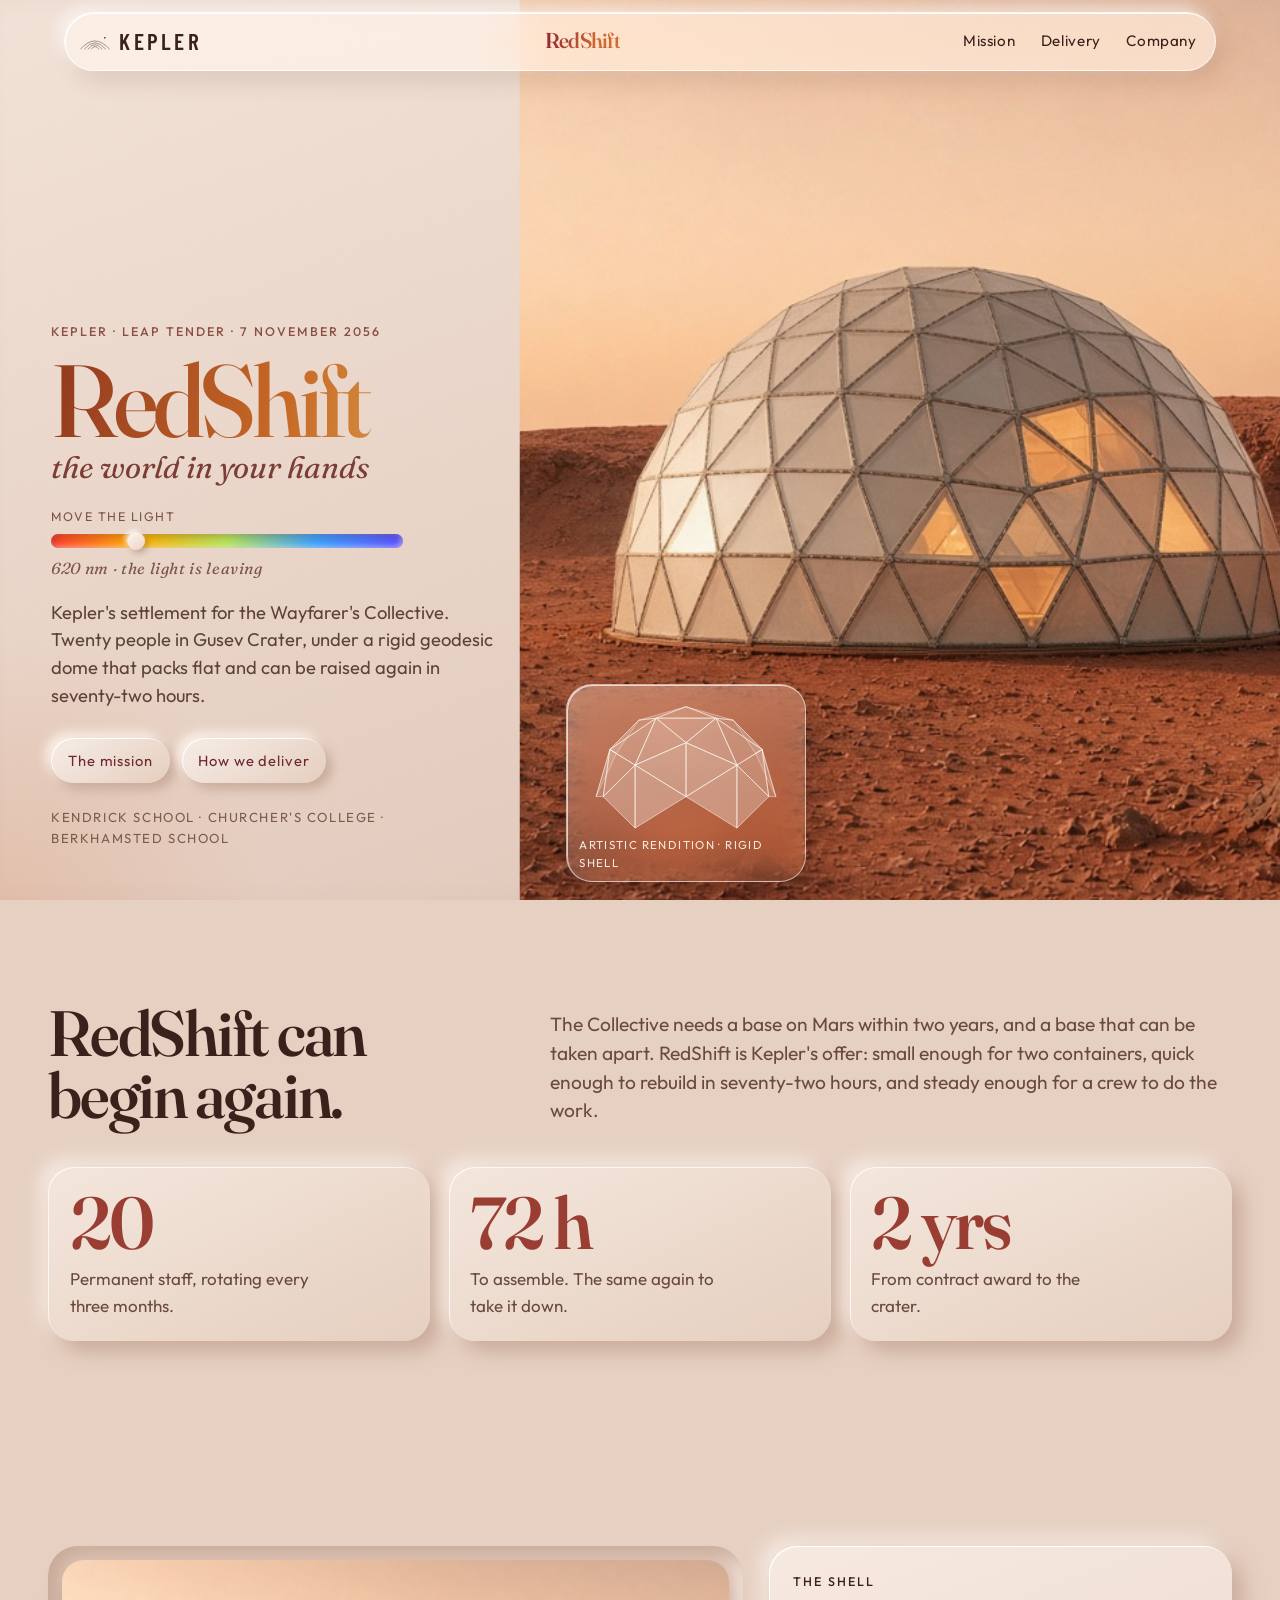
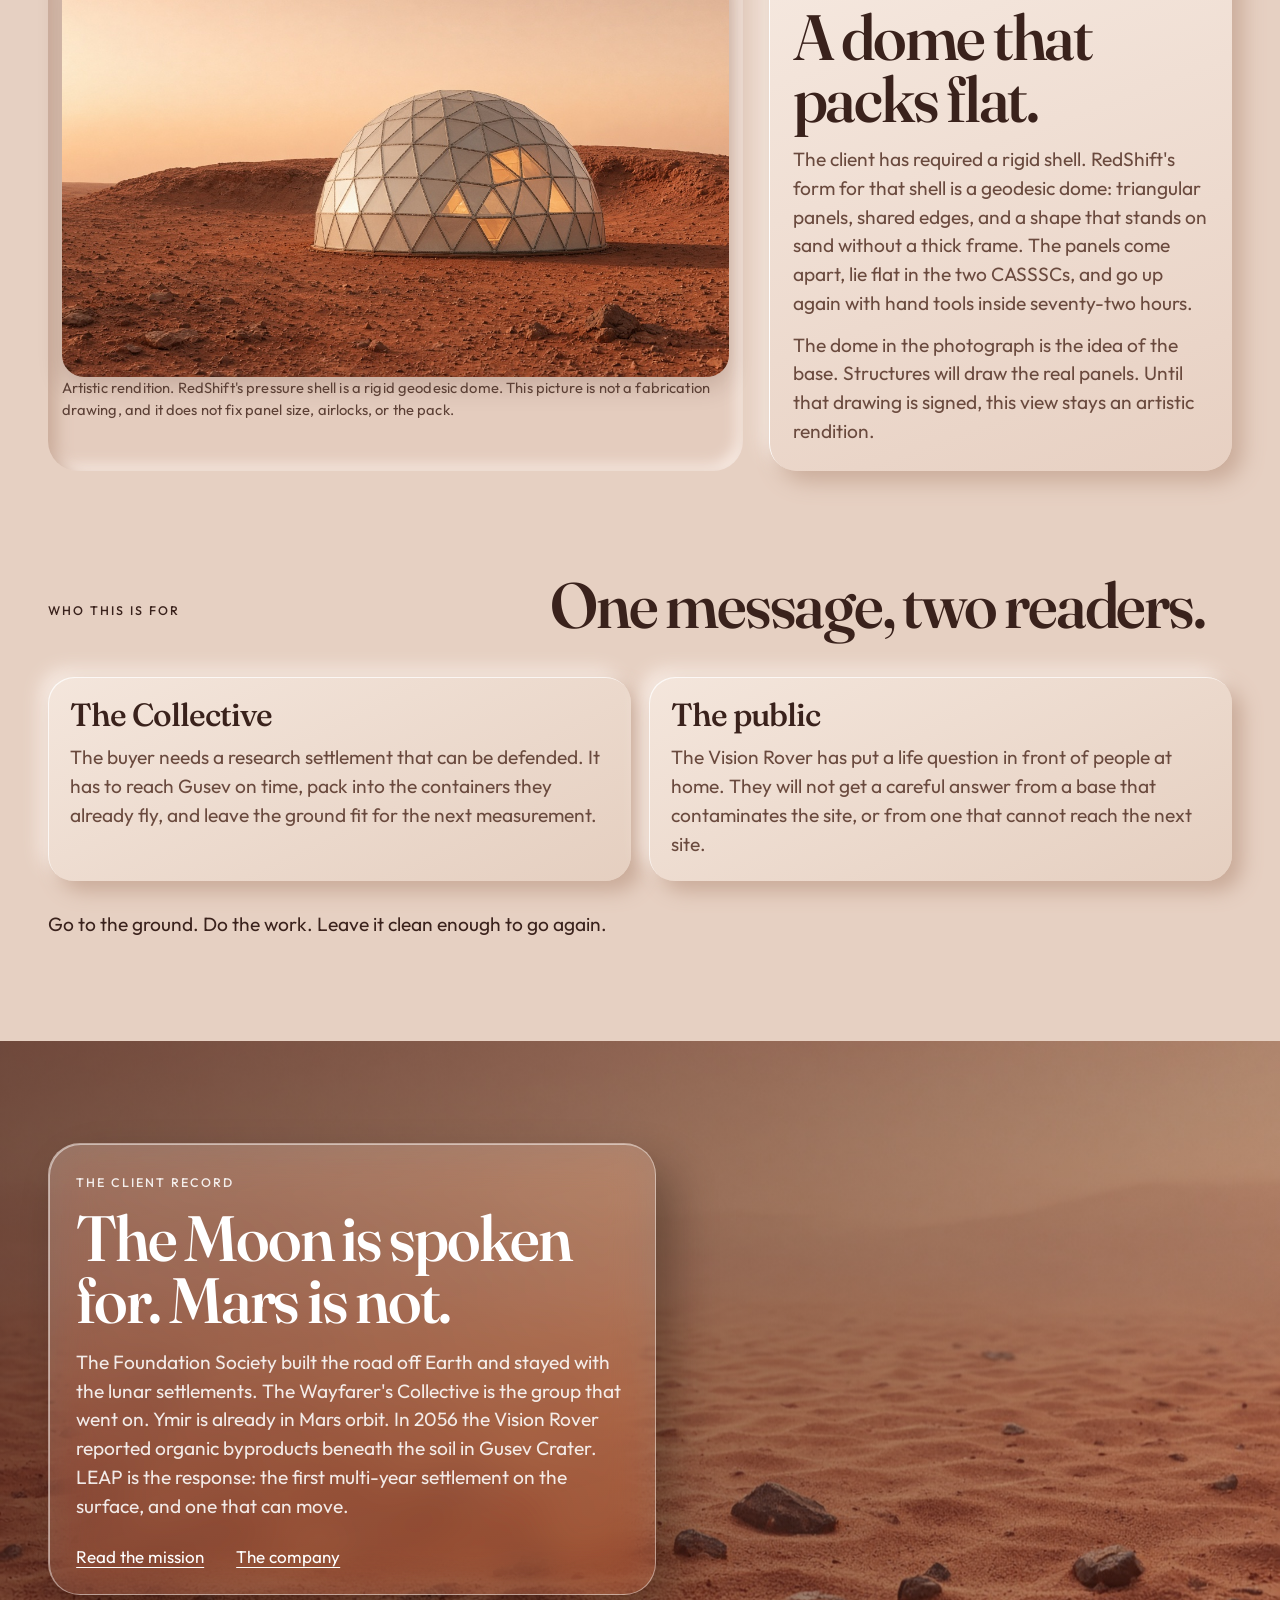
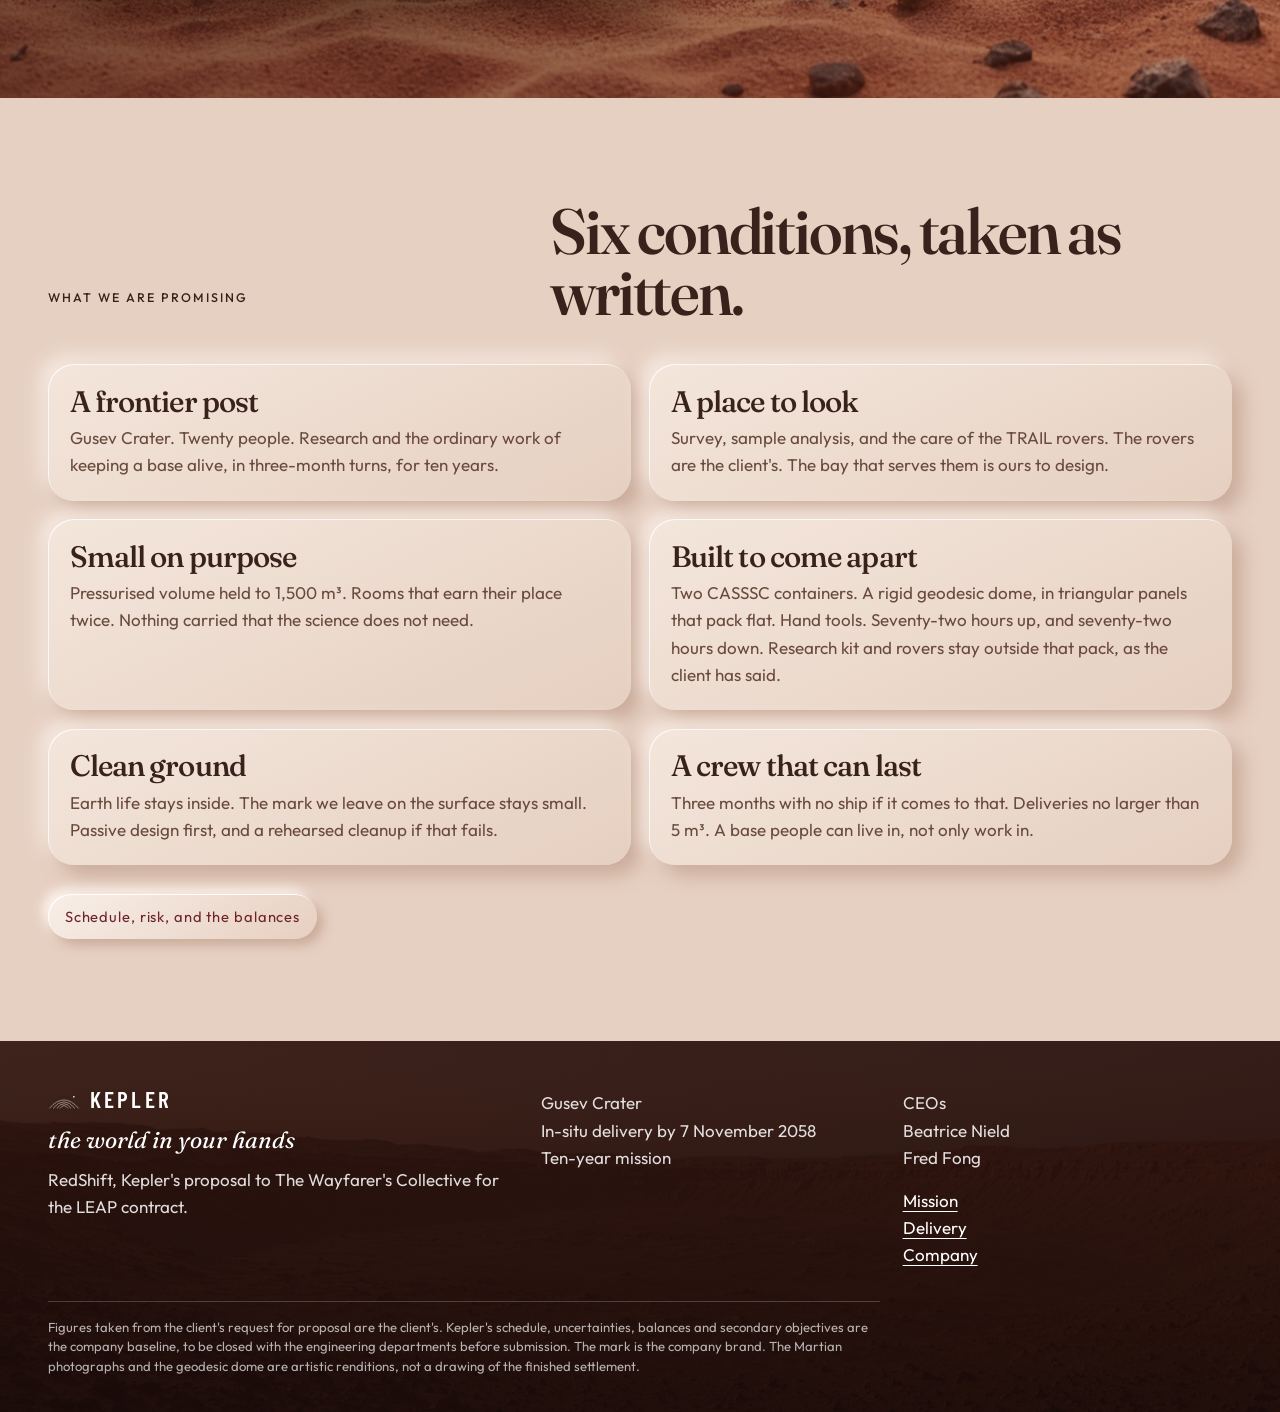
<file: index.html>
<!DOCTYPE html>
<html lang="en-GB">
<head>
  <meta charset="utf-8">
  <meta name="viewport" content="width=device-width, initial-scale=1">
  <title>RedShift — Kepler</title>
  <meta name="description" content="RedShift is Kepler's proposal to The Wayfarer's Collective for LEAP, a geodesic settlement in Gusev Crater.">
  <meta name="theme-color" content="#8f2430">
  <link rel="icon" href="assets/favicon.svg" type="image/svg+xml">
  <link rel="stylesheet" href="css/site.css">
  <link rel="stylesheet" href="css/mars.css">
  <script>document.documentElement.classList.add("js")</script>
</head>
<body>
  <a class="skip" href="#content">Skip to content</a>
  <header class="nav">
    <a class="brand" href="index.html">
      <svg class="mark" viewBox="0 0 120 70" aria-hidden="true">
        <g fill="none" stroke="currentColor" stroke-width="1.7" stroke-linecap="round">
          <path d="M6 64 Q60 2 114 64"/>
          <path d="M20 64 Q60 16 100 64"/>
          <path d="M34 64 Q60 30 86 64"/>
          <path d="M46 64 Q60 44 74 64"/>
        </g>
        <circle cx="97" cy="22" r="3.1" fill="currentColor"/>
      </svg>
      <span class="brand-name">KEPLER</span>
    </a>
    <span class="project-name">RedShift</span>
    <button class="nav-toggle" type="button" aria-expanded="false" aria-controls="menu">Menu</button>
    <nav class="menu" id="menu" aria-label="Primary">
      <a href="mission.html">Mission</a>
      <a href="delivery.html">Delivery</a>
      <a href="company.html">Company</a>
    </nav>
  </header>

  <main id="content">
    <section class="sky hero">
      <div class="hero-stage">
        <div class="hero-panel">
          <p class="eyebrow">Kepler · LEAP tender · 7 November 2056</p>
          <h1>RedShift</h1>
          <p class="tagline">the world in your hands</p>
          <div class="spectrum">
            <p class="spectrum-label" id="spectrum-label">Move the light</p>
            <div class="spectrum-bar" id="spectrum" tabindex="0" role="slider" aria-valuemin="430" aria-valuemax="680" aria-valuenow="620" aria-labelledby="spectrum-label">
              <span class="spectrum-thumb" id="spectrum-thumb"></span>
            </div>
            <p class="spectrum-read" id="spectrum-read" aria-live="polite">620 nm · the light is leaving</p>
          </div>
          <p class="deck">Kepler's settlement for the Wayfarer's Collective. Twenty people in Gusev Crater, under a rigid geodesic dome that packs flat and can be raised again in seventy-two hours.</p>
          <div class="hero-actions">
            <a class="btn btn-white" href="mission.html">The mission</a>
            <a class="btn btn-ghost" href="delivery.html">How we deliver</a>
          </div>
          <p class="schools">Kendrick School · Churcher's College · Berkhamsted School</p>
        </div>
        <div class="hero-photo">
          <img src="assets/mars-dome.jpg" alt="Artistic view of the RedShift geodesic dome on Martian ground at dusk.">
          <figure class="glass-dome">
            <img src="assets/dome.svg" alt="Line diagram of the geodesic dome proposed for RedShift.">
            <figcaption>Artistic rendition · rigid shell</figcaption>
          </figure>
        </div>
      </div>
    </section>

    <section class="section">
      <div class="wrap">
        <div class="section-head reveal">
          <h2>RedShift can begin again.</h2>
          <p class="lede">The Collective needs a base on Mars within two years, and a base that can be taken apart. RedShift is Kepler's offer: small enough for two containers, quick enough to rebuild in seventy-two hours, and steady enough for a crew to do the work.</p>
        </div>
        <div class="stats reveal">
          <p class="stat"><b>20</b><span>Permanent staff, rotating every three months.</span></p>
          <p class="stat"><b>72 h</b><span>To assemble. The same again to take it down.</span></p>
          <p class="stat"><b>2 yrs</b><span>From contract award to the crater.</span></p>
        </div>
      </div>
    </section>

    <section class="section">
      <div class="wrap shell-grid">
        <figure class="frame reveal">
          <img src="assets/mars-dome.jpg" alt="A geodesic dome of triangular panels on rust-coloured Martian ground, with warm light in a few facets.">
          <figcaption>Artistic rendition. RedShift's pressure shell is a rigid geodesic dome. This picture is not a fabrication drawing, and it does not fix panel size, airlocks, or the pack.</figcaption>
        </figure>
        <div class="reveal">
          <p class="eyebrow">The shell</p>
          <h2>A dome that packs flat.</h2>
          <p class="lede" style="margin-top: 1rem">The client has required a rigid shell. RedShift's form for that shell is a geodesic dome: triangular panels, shared edges, and a shape that stands on sand without a thick frame. The panels come apart, lie flat in the two CASSSCs, and go up again with hand tools inside seventy-two hours.</p>
          <p class="lede" style="margin-top: 0.8rem">The dome in the photograph is the idea of the base. Structures will draw the real panels. Until that drawing is signed, this view stays an artistic rendition.</p>
        </div>
      </div>
    </section>

    <section class="section" style="padding-top: 0">
      <div class="wrap">
        <div class="section-head reveal">
          <p class="eyebrow">Who this is for</p>
          <h2>One message, two readers.</h2>
        </div>
        <div class="split reveal">
          <article>
            <h3>The Collective</h3>
            <p class="lede">The buyer needs a research settlement that can be defended. It has to reach Gusev on time, pack into the containers they already fly, and leave the ground fit for the next measurement.</p>
          </article>
          <article>
            <h3>The public</h3>
            <p class="lede">The Vision Rover has put a life question in front of people at home. They will not get a careful answer from a base that contaminates the site, or from one that cannot reach the next site.</p>
          </article>
        </div>
        <p class="lede reveal" style="margin-top: 1.8rem; max-width: 40rem; color: var(--ink)">Go to the ground. Do the work. Leave it clean enough to go again.</p>
      </div>
    </section>

    <section class="section band">
      <div class="wrap">
        <div class="band-copy reveal">
          <p class="eyebrow">The client record</p>
          <h2>The Moon is spoken for. Mars is not.</h2>
          <p class="lede">The Foundation Society built the road off Earth and stayed with the lunar settlements. The Wayfarer's Collective is the group that went on. Ymir is already in Mars orbit. In 2056 the Vision Rover reported organic byproducts beneath the soil in Gusev Crater. LEAP is the response: the first multi-year settlement on the surface, and one that can move.</p>
          <div class="link-row">
            <a href="mission.html">Read the mission</a>
            <a href="company.html">The company</a>
          </div>
        </div>
      </div>
    </section>

    <section class="section">
      <div class="wrap">
        <div class="section-head reveal">
          <p class="eyebrow">What we are promising</p>
          <h2>Six conditions, taken as written.</h2>
        </div>
        <div class="promises">
          <article class="promise reveal">
            <h3>A frontier post</h3>
            <p>Gusev Crater. Twenty people. Research and the ordinary work of keeping a base alive, in three-month turns, for ten years.</p>
          </article>
          <article class="promise reveal">
            <h3>A place to look</h3>
            <p>Survey, sample analysis, and the care of the TRAIL rovers. The rovers are the client's. The bay that serves them is ours to design.</p>
          </article>
          <article class="promise reveal">
            <h3>Small on purpose</h3>
            <p>Pressurised volume held to 1,500 m³. Rooms that earn their place twice. Nothing carried that the science does not need.</p>
          </article>
          <article class="promise reveal">
            <h3>Built to come apart</h3>
            <p>Two CASSSC containers. A rigid geodesic dome, in triangular panels that pack flat. Hand tools. Seventy-two hours up, and seventy-two hours down. Research kit and rovers stay outside that pack, as the client has said.</p>
          </article>
          <article class="promise reveal">
            <h3>Clean ground</h3>
            <p>Earth life stays inside. The mark we leave on the surface stays small. Passive design first, and a rehearsed cleanup if that fails.</p>
          </article>
          <article class="promise reveal">
            <h3>A crew that can last</h3>
            <p>Three months with no ship if it comes to that. Deliveries no larger than 5 m³. A base people can live in, not only work in.</p>
          </article>
        </div>
        <div class="hero-actions reveal">
          <a class="btn btn-blue" href="delivery.html">Schedule, risk, and the balances</a>
        </div>
      </div>
    </section>
  </main>

  <footer class="site-footer">
    <div class="wrap">
      <div class="footer-grid">
        <div>
          <a class="footer-brand" href="index.html">
            <svg class="mark" viewBox="0 0 120 70" aria-hidden="true">
              <g fill="none" stroke="currentColor" stroke-width="1.7" stroke-linecap="round">
                <path d="M6 64 Q60 2 114 64"/>
                <path d="M20 64 Q60 16 100 64"/>
                <path d="M34 64 Q60 30 86 64"/>
                <path d="M46 64 Q60 44 74 64"/>
              </g>
              <circle cx="97" cy="22" r="3.1" fill="currentColor"/>
            </svg>
            <span class="brand-name">KEPLER</span>
          </a>
          <p class="tagline">the world in your hands</p>
          <p>RedShift, Kepler's proposal to The Wayfarer's Collective for the LEAP contract.</p>
        </div>
        <div>
          <p>Gusev Crater<br>In-situ delivery by 7 November 2058<br>Ten-year mission</p>
        </div>
        <div>
          <p>CEOs<br>Beatrice Nield<br>Fred Fong</p>
          <p style="margin-top: 1rem"><a href="mission.html">Mission</a><br><a href="delivery.html">Delivery</a><br><a href="company.html">Company</a></p>
        </div>
      </div>
      <p class="fine">Figures taken from the client's request for proposal are the client's. Kepler's schedule, uncertainties, balances and secondary objectives are the company baseline, to be closed with the engineering departments before submission. The mark is the company brand. The Martian photographs and the geodesic dome are artistic renditions, not a drawing of the finished settlement.</p>
    </div>
  </footer>
  <script src="js/site.js"></script>
</body>
</html>
</file>
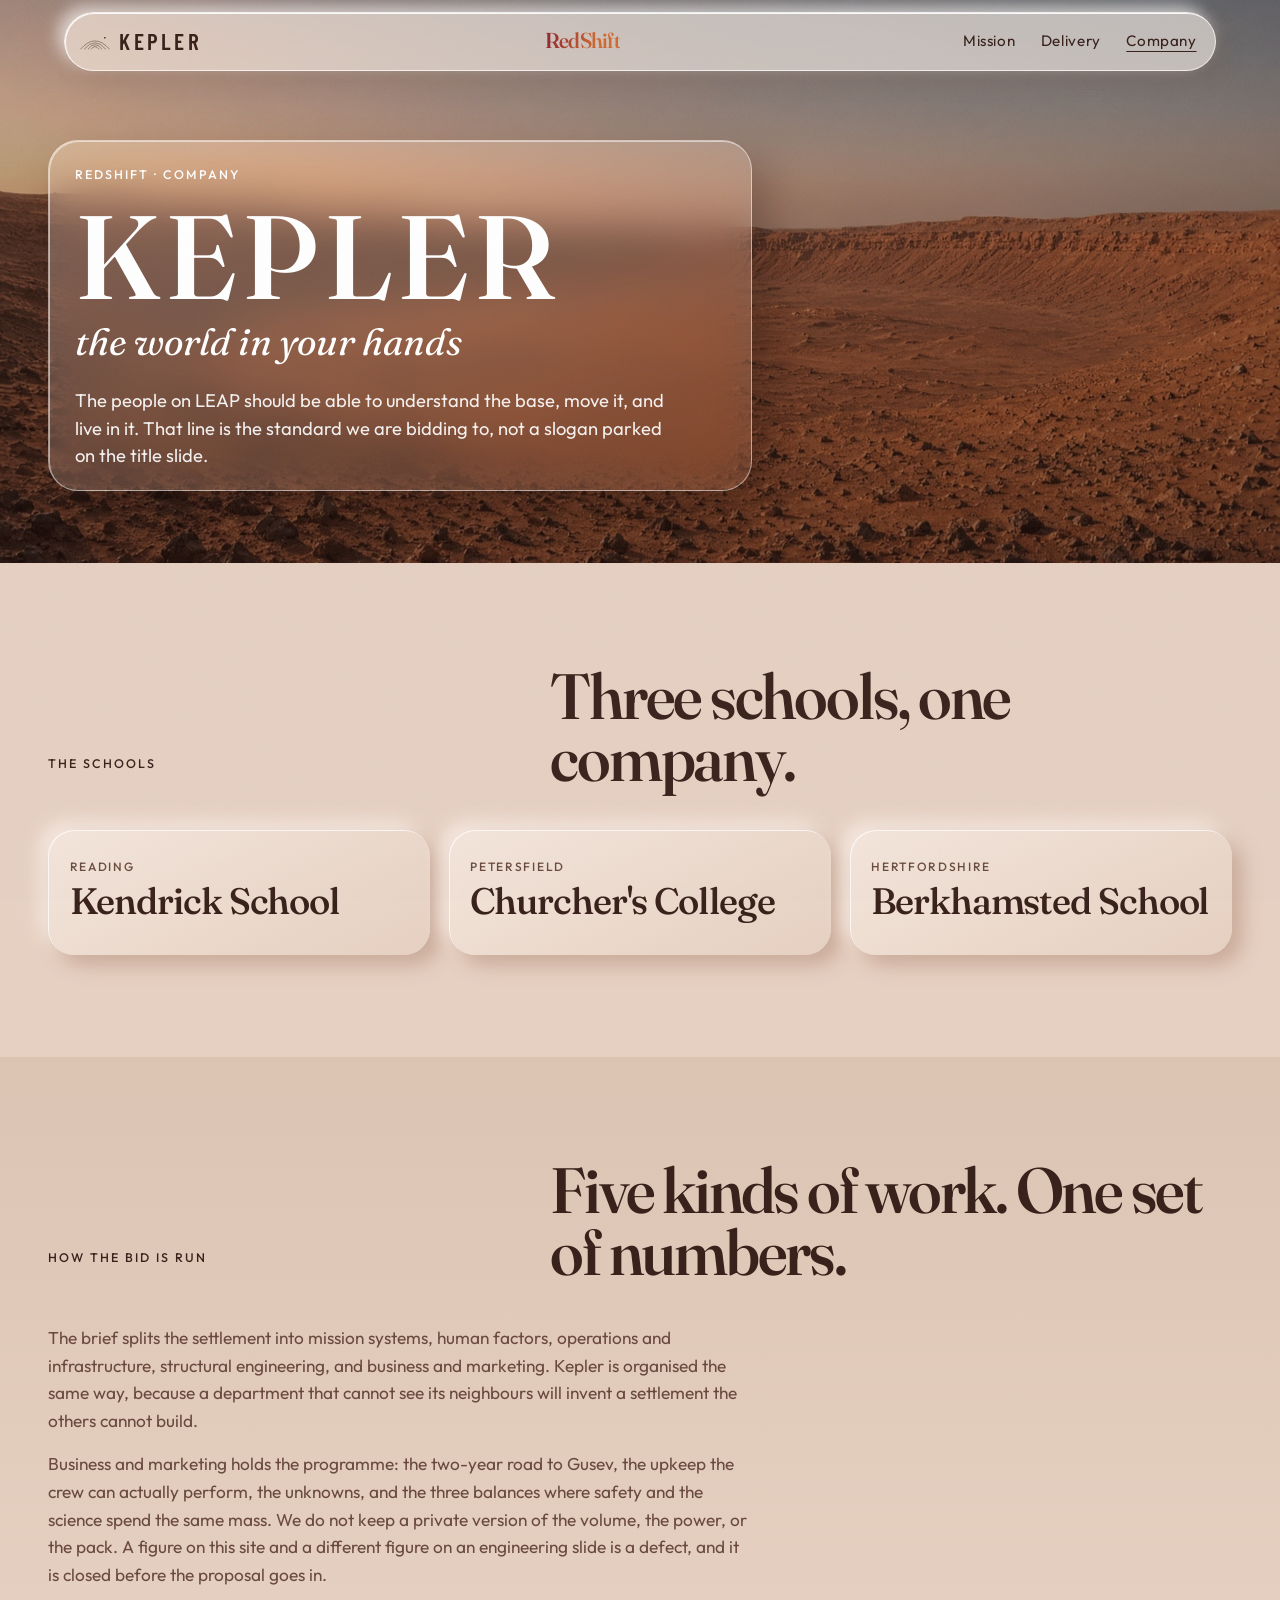
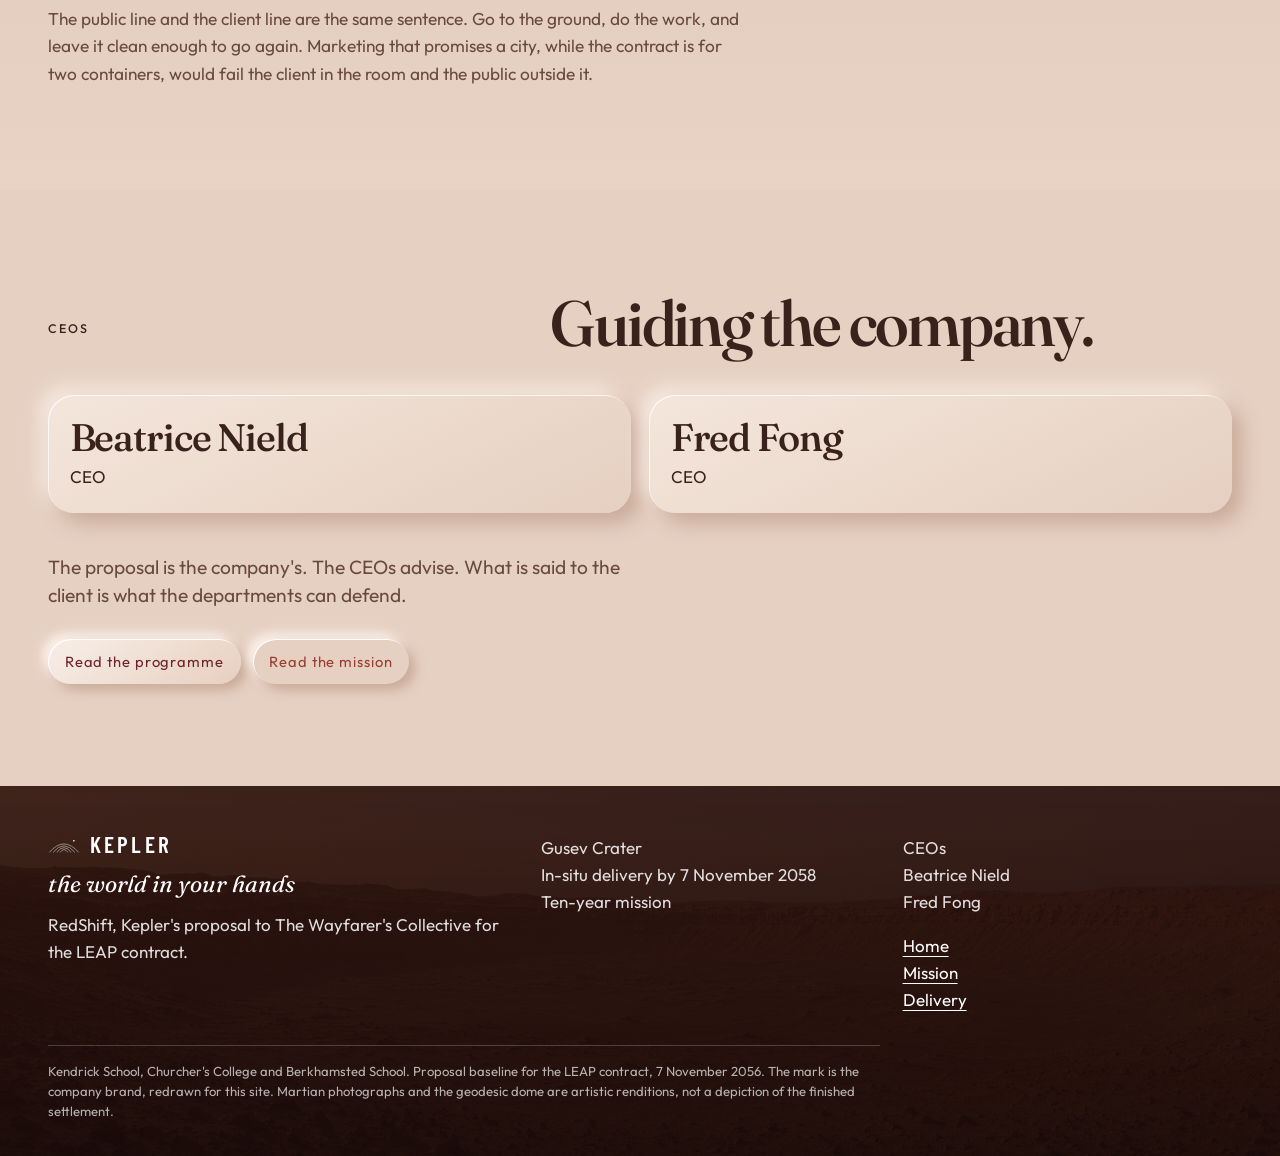
<file: company.html>
<!DOCTYPE html>
<html lang="en-GB">
<head>
  <meta charset="utf-8">
  <meta name="viewport" content="width=device-width, initial-scale=1">
  <title>Company — RedShift</title>
  <meta name="description" content="Kepler is the company of Kendrick School, Churcher's College and Berkhamsted School, bidding for LEAP.">
  <meta name="theme-color" content="#1a4eae">
  <link rel="icon" href="assets/favicon.svg" type="image/svg+xml">
  <link rel="stylesheet" href="css/site.css">
  <link rel="stylesheet" href="css/mars.css">
  <script>document.documentElement.classList.add("js")</script>
</head>
<body>
  <a class="skip" href="#content">Skip to content</a>
  <header class="nav">
    <a class="brand" href="index.html">
      <svg class="mark" viewBox="0 0 120 70" aria-hidden="true">
        <g fill="none" stroke="currentColor" stroke-width="1.7" stroke-linecap="round">
          <path d="M6 64 Q60 2 114 64"/>
          <path d="M20 64 Q60 16 100 64"/>
          <path d="M34 64 Q60 30 86 64"/>
          <path d="M46 64 Q60 44 74 64"/>
        </g>
        <circle cx="97" cy="22" r="3.1" fill="currentColor"/>
      </svg>
      <span class="brand-name">KEPLER</span>
    </a>
    <span class="project-name">RedShift</span>
    <button class="nav-toggle" type="button" aria-expanded="false" aria-controls="menu">Menu</button>
    <nav class="menu" id="menu" aria-label="Primary">
      <a href="mission.html">Mission</a>
      <a href="delivery.html">Delivery</a>
      <a href="company.html" aria-current="page">Company</a>
    </nav>
  </header>

  <main id="content">
    <section class="sky page-hero">
      <div class="wrap">
        <p class="eyebrow">RedShift · Company</p>
        <h1>KEPLER</h1>
        <p class="tagline">the world in your hands</p>
        <p class="deck">The people on LEAP should be able to understand the base, move it, and live in it. That line is the standard we are bidding to, not a slogan parked on the title slide.</p>
      </div>
    </section>

    <section class="section">
      <div class="wrap">
        <div class="section-head reveal">
          <p class="eyebrow">The schools</p>
          <h2>Three schools, one company.</h2>
        </div>
        <div class="schools-grid">
          <article class="reveal">
            <p class="kicker">Reading</p>
            <h3>Kendrick School</h3>
          </article>
          <article class="reveal">
            <p class="kicker">Petersfield</p>
            <h3>Churcher's College</h3>
          </article>
          <article class="reveal">
            <p class="kicker">Hertfordshire</p>
            <h3>Berkhamsted School</h3>
          </article>
        </div>
      </div>
    </section>

    <section class="section paper-2">
      <div class="wrap">
        <div class="section-head reveal">
          <p class="eyebrow">How the bid is run</p>
          <h2>Five kinds of work. One set of numbers.</h2>
        </div>
        <div class="prose reveal" style="max-width: 44rem">
          <p>The brief splits the settlement into mission systems, human factors, operations and infrastructure, structural engineering, and business and marketing. Kepler is organised the same way, because a department that cannot see its neighbours will invent a settlement the others cannot build.</p>
          <p>Business and marketing holds the programme: the two-year road to Gusev, the upkeep the crew can actually perform, the unknowns, and the three balances where safety and the science spend the same mass. We do not keep a private version of the volume, the power, or the pack. A figure on this site and a different figure on an engineering slide is a defect, and it is closed before the proposal goes in.</p>
          <p>The public line and the client line are the same sentence. Go to the ground, do the work, and leave it clean enough to go again. Marketing that promises a city, while the contract is for two containers, would fail the client in the room and the public outside it.</p>
        </div>
      </div>
    </section>

    <section class="section">
      <div class="wrap">
        <div class="section-head reveal">
          <p class="eyebrow">CEOs</p>
          <h2>Guiding the company.</h2>
        </div>
        <div class="people">
          <article class="reveal">
            <h3>Beatrice Nield</h3>
            <p>CEO</p>
          </article>
          <article class="reveal">
            <h3>Fred Fong</h3>
            <p>CEO</p>
          </article>
        </div>
        <p class="lede reveal" style="margin-top: 2.5rem; max-width: 38rem">The proposal is the company's. The CEOs advise. What is said to the client is what the departments can defend.</p>
        <div class="hero-actions reveal">
          <a class="btn btn-blue" href="delivery.html">Read the programme</a>
          <a class="btn btn-blue" href="mission.html" style="background: transparent; color: var(--sky-brand); border-color: var(--sky-brand)">Read the mission</a>
        </div>
      </div>
    </section>
  </main>

  <footer class="site-footer">
    <div class="wrap">
      <div class="footer-grid">
        <div>
          <a class="footer-brand" href="index.html">
            <svg class="mark" viewBox="0 0 120 70" aria-hidden="true">
              <g fill="none" stroke="currentColor" stroke-width="1.7" stroke-linecap="round">
                <path d="M6 64 Q60 2 114 64"/>
                <path d="M20 64 Q60 16 100 64"/>
                <path d="M34 64 Q60 30 86 64"/>
                <path d="M46 64 Q60 44 74 64"/>
              </g>
              <circle cx="97" cy="22" r="3.1" fill="currentColor"/>
            </svg>
            <span class="brand-name">KEPLER</span>
          </a>
          <p class="tagline">the world in your hands</p>
          <p>RedShift, Kepler's proposal to The Wayfarer's Collective for the LEAP contract.</p>
        </div>
        <div>
          <p>Gusev Crater<br>In-situ delivery by 7 November 2058<br>Ten-year mission</p>
        </div>
        <div>
          <p>CEOs<br>Beatrice Nield<br>Fred Fong</p>
          <p style="margin-top: 1rem"><a href="index.html">Home</a><br><a href="mission.html">Mission</a><br><a href="delivery.html">Delivery</a></p>
        </div>
      </div>
      <p class="fine">Kendrick School, Churcher's College and Berkhamsted School. Proposal baseline for the LEAP contract, 7 November 2056. The mark is the company brand, redrawn for this site. Martian photographs and the geodesic dome are artistic renditions, not a depiction of the finished settlement.</p>
    </div>
  </footer>
  <script src="js/site.js"></script>
</body>
</html>
</file>
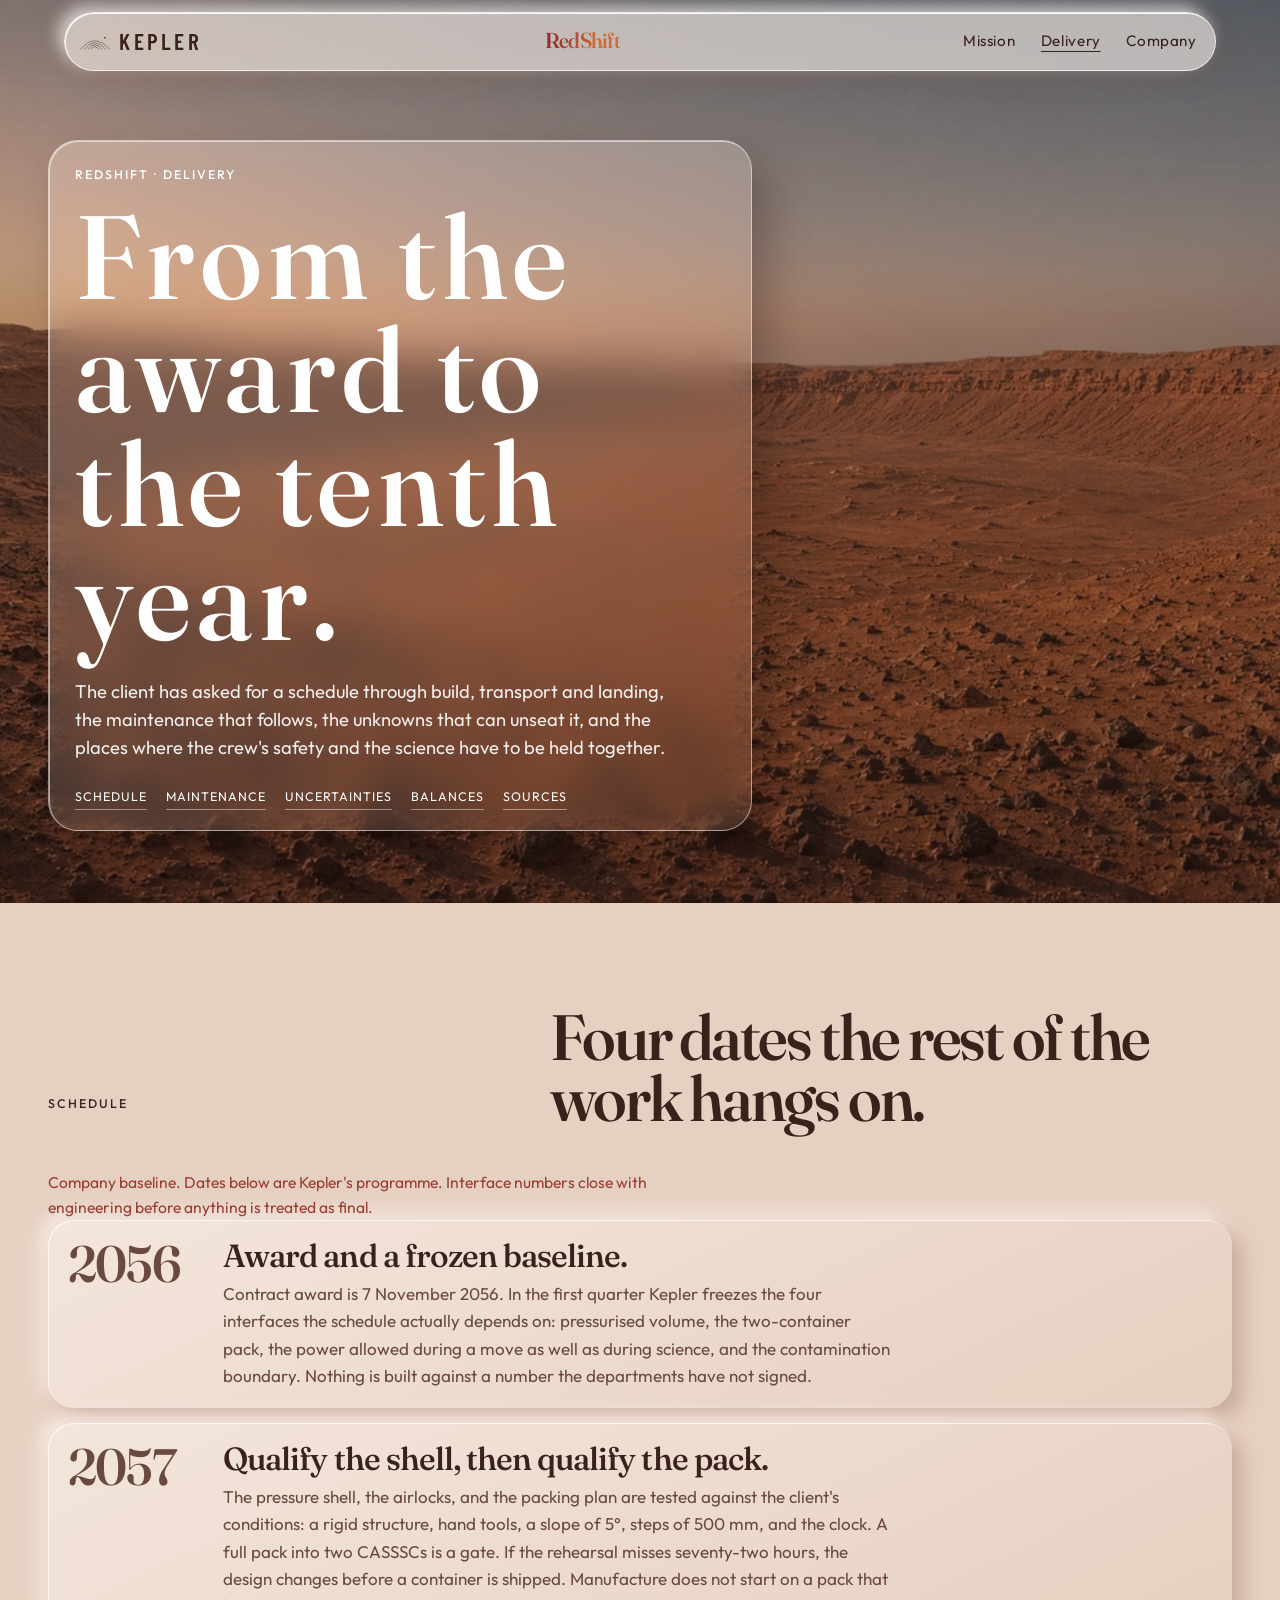
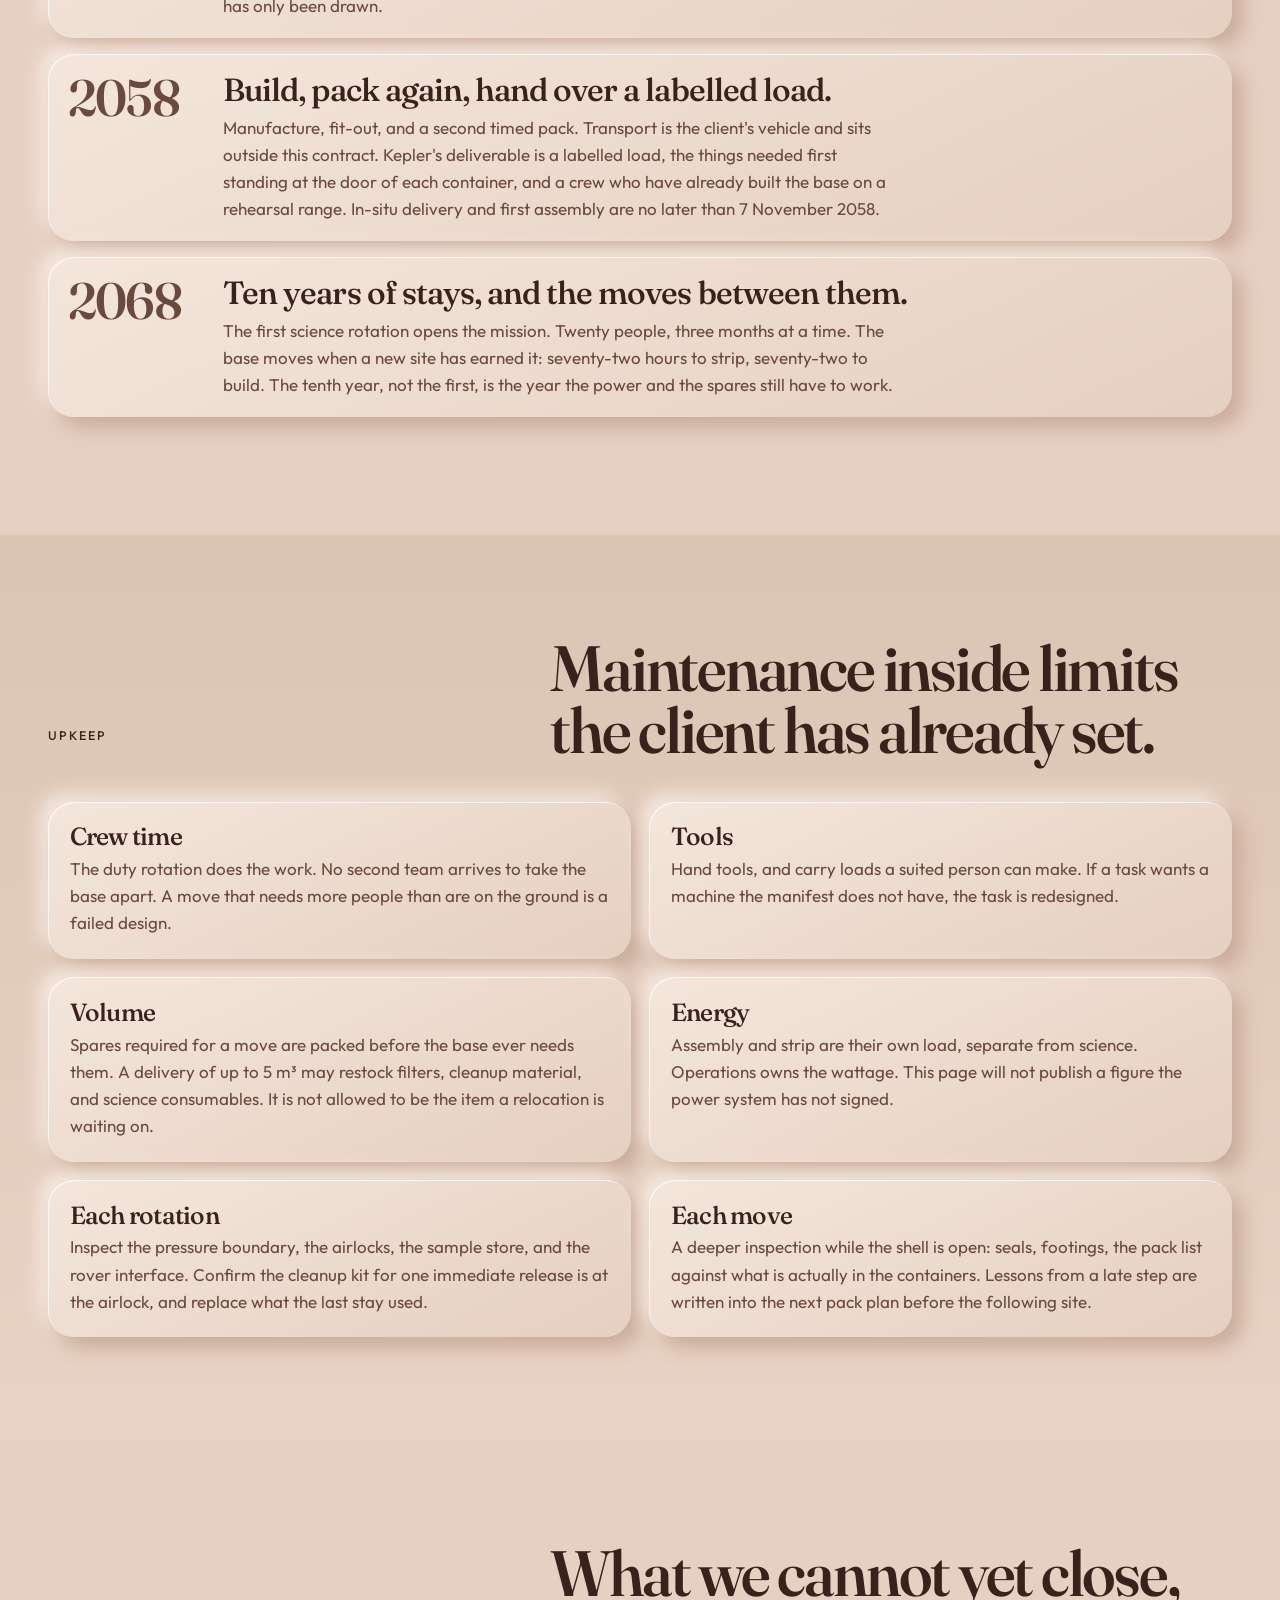
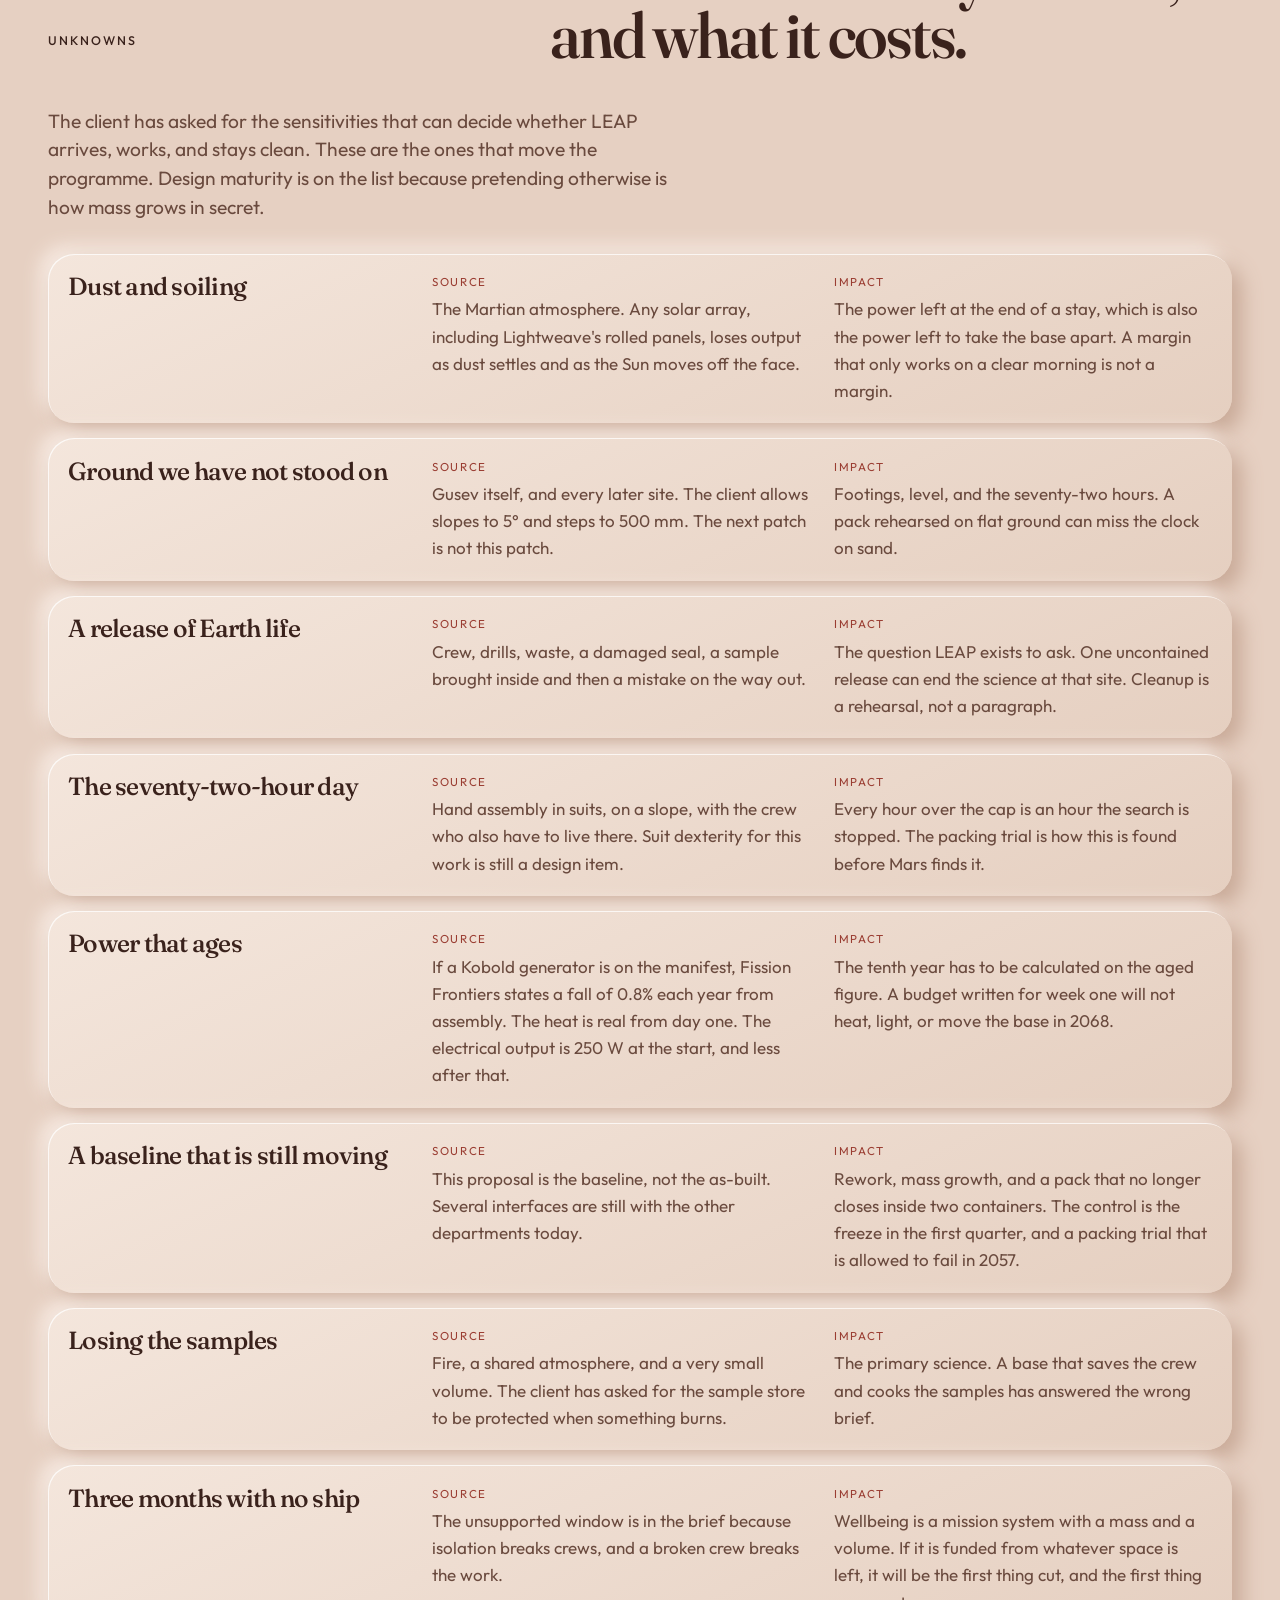
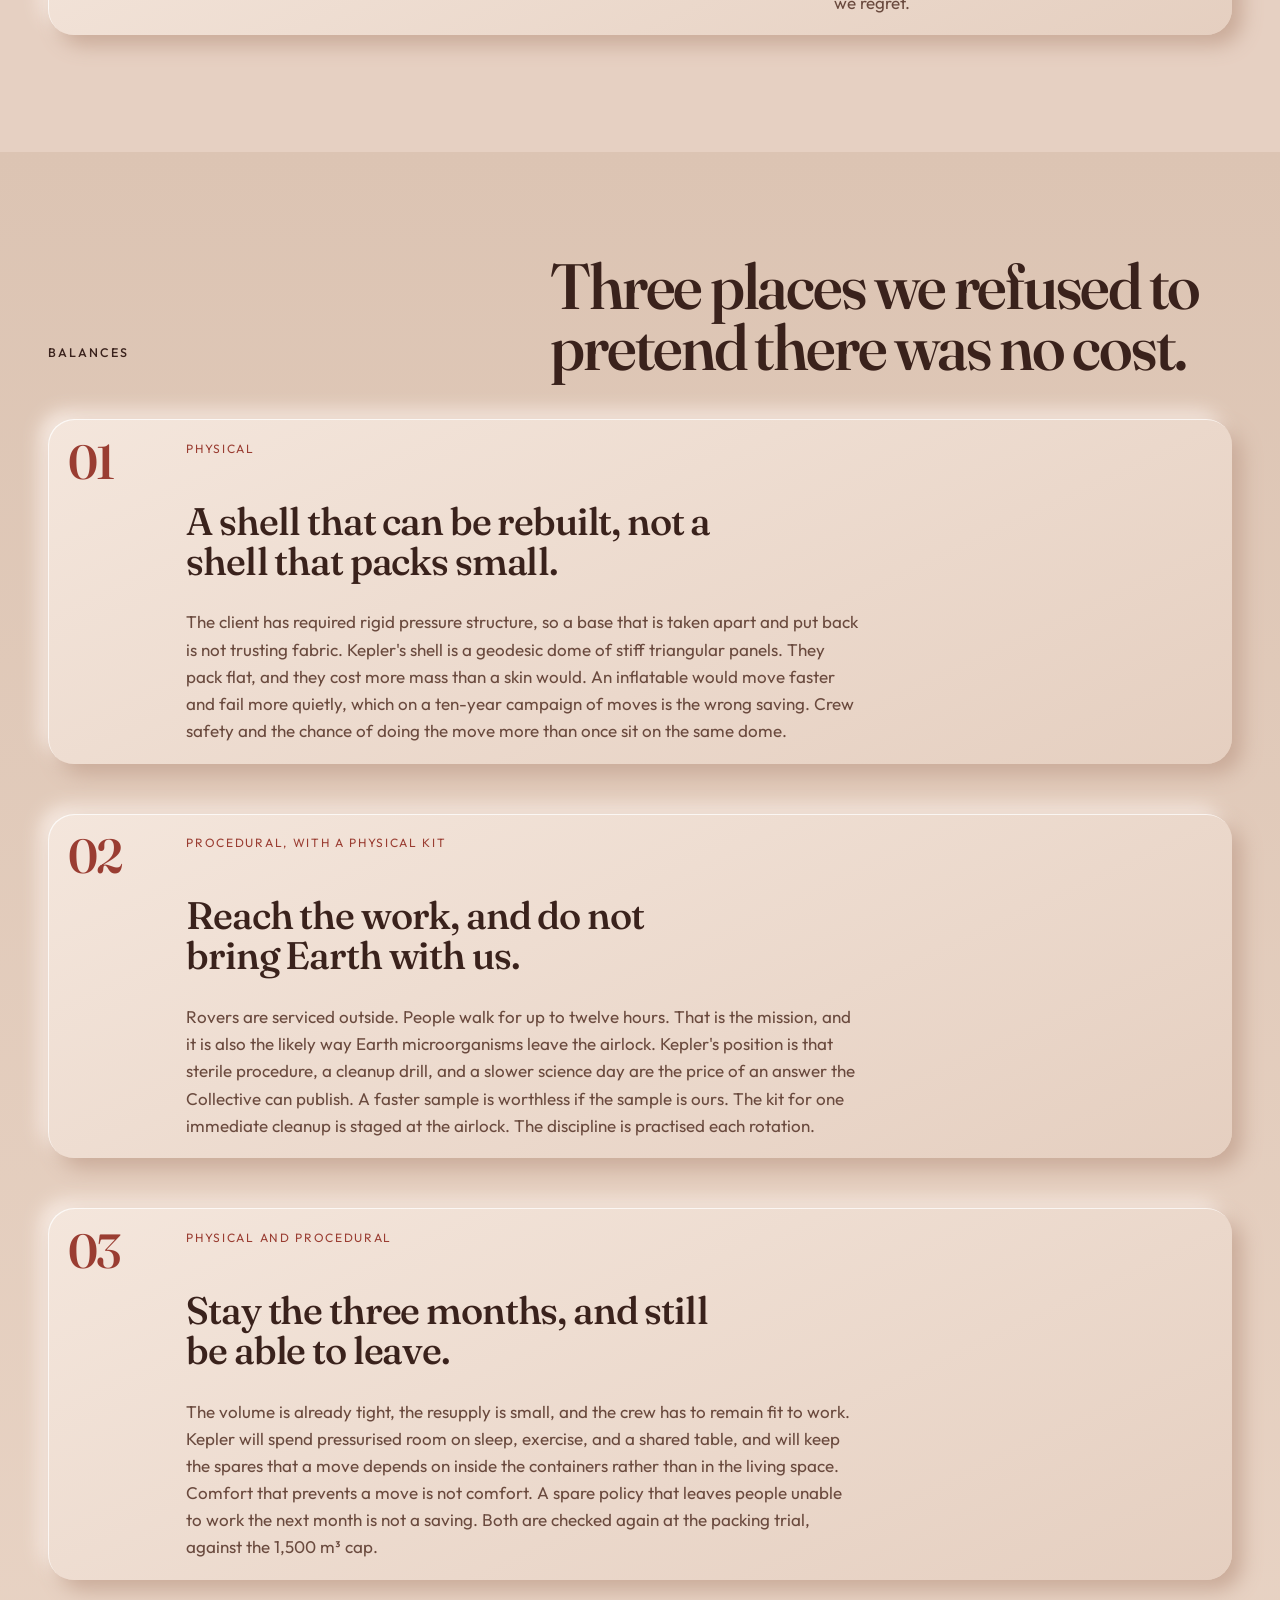
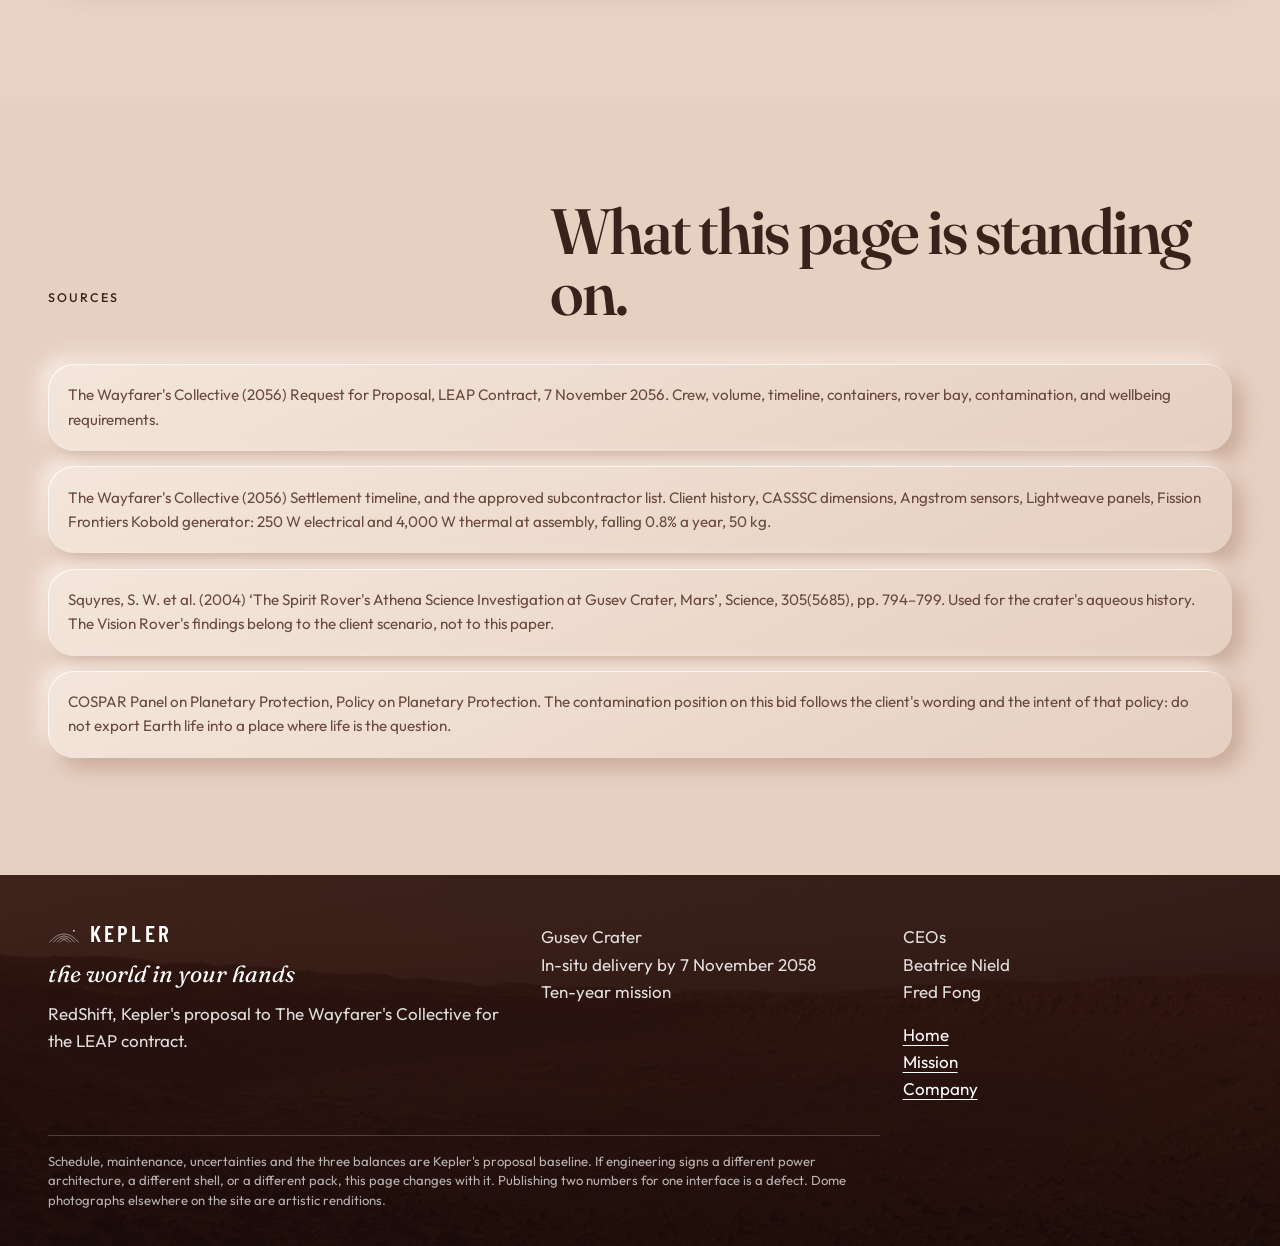
<file: delivery.html>
<!DOCTYPE html>
<html lang="en-GB">
<head>
  <meta charset="utf-8">
  <meta name="viewport" content="width=device-width, initial-scale=1">
  <title>Delivery — RedShift</title>
  <meta name="description" content="Kepler's schedule, maintenance, uncertainties, and the balances between safety and the LEAP mission.">
  <meta name="theme-color" content="#1a4eae">
  <link rel="icon" href="assets/favicon.svg" type="image/svg+xml">
  <link rel="stylesheet" href="css/site.css">
  <link rel="stylesheet" href="css/mars.css">
  <script>document.documentElement.classList.add("js")</script>
</head>
<body>
  <a class="skip" href="#content">Skip to content</a>
  <header class="nav">
    <a class="brand" href="index.html">
      <svg class="mark" viewBox="0 0 120 70" aria-hidden="true">
        <g fill="none" stroke="currentColor" stroke-width="1.7" stroke-linecap="round">
          <path d="M6 64 Q60 2 114 64"/>
          <path d="M20 64 Q60 16 100 64"/>
          <path d="M34 64 Q60 30 86 64"/>
          <path d="M46 64 Q60 44 74 64"/>
        </g>
        <circle cx="97" cy="22" r="3.1" fill="currentColor"/>
      </svg>
      <span class="brand-name">KEPLER</span>
    </a>
    <span class="project-name">RedShift</span>
    <button class="nav-toggle" type="button" aria-expanded="false" aria-controls="menu">Menu</button>
    <nav class="menu" id="menu" aria-label="Primary">
      <a href="mission.html">Mission</a>
      <a href="delivery.html" aria-current="page">Delivery</a>
      <a href="company.html">Company</a>
    </nav>
  </header>

  <main id="content">
    <section class="sky page-hero">
      <div class="wrap">
        <p class="eyebrow">RedShift · Delivery</p>
        <h1>From the award to the tenth year.</h1>
        <p class="deck">The client has asked for a schedule through build, transport and landing, the maintenance that follows, the unknowns that can unseat it, and the places where the crew's safety and the science have to be held together.</p>
        <nav class="jump" aria-label="On this page">
          <a href="#schedule">Schedule</a>
          <a href="#maintenance">Maintenance</a>
          <a href="#uncertainties">Uncertainties</a>
          <a href="#balances">Balances</a>
          <a href="#sources">Sources</a>
        </nav>
      </div>
    </section>

    <section class="section" id="schedule">
      <div class="wrap">
        <div class="section-head reveal">
          <p class="eyebrow">Schedule</p>
          <h2>Four dates the rest of the work hangs on.</h2>
        </div>
        <p class="note reveal">Company baseline. Dates below are Kepler's programme. Interface numbers close with engineering before anything is treated as final.</p>
        <ol class="timeline">
          <li class="reveal">
            <p class="when">2056</p>
            <div>
              <h3>Award and a frozen baseline.</h3>
              <p>Contract award is 7 November 2056. In the first quarter Kepler freezes the four interfaces the schedule actually depends on: pressurised volume, the two-container pack, the power allowed during a move as well as during science, and the contamination boundary. Nothing is built against a number the departments have not signed.</p>
            </div>
          </li>
          <li class="reveal">
            <p class="when">2057</p>
            <div>
              <h3>Qualify the shell, then qualify the pack.</h3>
              <p>The pressure shell, the airlocks, and the packing plan are tested against the client's conditions: a rigid structure, hand tools, a slope of 5°, steps of 500 mm, and the clock. A full pack into two CASSSCs is a gate. If the rehearsal misses seventy-two hours, the design changes before a container is shipped. Manufacture does not start on a pack that has only been drawn.</p>
            </div>
          </li>
          <li class="reveal">
            <p class="when">2058</p>
            <div>
              <h3>Build, pack again, hand over a labelled load.</h3>
              <p>Manufacture, fit-out, and a second timed pack. Transport is the client's vehicle and sits outside this contract. Kepler's deliverable is a labelled load, the things needed first standing at the door of each container, and a crew who have already built the base on a rehearsal range. In-situ delivery and first assembly are no later than 7 November 2058.</p>
            </div>
          </li>
          <li class="reveal">
            <p class="when">2068</p>
            <div>
              <h3>Ten years of stays, and the moves between them.</h3>
              <p>The first science rotation opens the mission. Twenty people, three months at a time. The base moves when a new site has earned it: seventy-two hours to strip, seventy-two to build. The tenth year, not the first, is the year the power and the spares still have to work.</p>
            </div>
          </li>
        </ol>
      </div>
    </section>

    <section class="section paper-2" id="maintenance">
      <div class="wrap">
        <div class="section-head reveal">
          <p class="eyebrow">Upkeep</p>
          <h2>Maintenance inside limits the client has already set.</h2>
        </div>
        <div class="tasks">
          <article class="reveal">
            <h3>Crew time</h3>
            <p>The duty rotation does the work. No second team arrives to take the base apart. A move that needs more people than are on the ground is a failed design.</p>
          </article>
          <article class="reveal">
            <h3>Tools</h3>
            <p>Hand tools, and carry loads a suited person can make. If a task wants a machine the manifest does not have, the task is redesigned.</p>
          </article>
          <article class="reveal">
            <h3>Volume</h3>
            <p>Spares required for a move are packed before the base ever needs them. A delivery of up to 5 m³ may restock filters, cleanup material, and science consumables. It is not allowed to be the item a relocation is waiting on.</p>
          </article>
          <article class="reveal">
            <h3>Energy</h3>
            <p>Assembly and strip are their own load, separate from science. Operations owns the wattage. This page will not publish a figure the power system has not signed.</p>
          </article>
          <article class="reveal">
            <h3>Each rotation</h3>
            <p>Inspect the pressure boundary, the airlocks, the sample store, and the rover interface. Confirm the cleanup kit for one immediate release is at the airlock, and replace what the last stay used.</p>
          </article>
          <article class="reveal">
            <h3>Each move</h3>
            <p>A deeper inspection while the shell is open: seals, footings, the pack list against what is actually in the containers. Lessons from a late step are written into the next pack plan before the following site.</p>
          </article>
        </div>
      </div>
    </section>

    <section class="section" id="uncertainties">
      <div class="wrap">
        <div class="section-head reveal">
          <p class="eyebrow">Unknowns</p>
          <h2>What we cannot yet close, and what it costs.</h2>
        </div>
        <p class="lede measure reveal">The client has asked for the sensitivities that can decide whether LEAP arrives, works, and stays clean. These are the ones that move the programme. Design maturity is on the list because pretending otherwise is how mass grows in secret.</p>
        <div class="risks" style="margin-top: 2rem">
          <article class="risk reveal">
            <h3>Dust and soiling</h3>
            <p><span>Source</span>The Martian atmosphere. Any solar array, including Lightweave's rolled panels, loses output as dust settles and as the Sun moves off the face.</p>
            <p><span>Impact</span>The power left at the end of a stay, which is also the power left to take the base apart. A margin that only works on a clear morning is not a margin.</p>
          </article>
          <article class="risk reveal">
            <h3>Ground we have not stood on</h3>
            <p><span>Source</span>Gusev itself, and every later site. The client allows slopes to 5° and steps to 500 mm. The next patch is not this patch.</p>
            <p><span>Impact</span>Footings, level, and the seventy-two hours. A pack rehearsed on flat ground can miss the clock on sand.</p>
          </article>
          <article class="risk reveal">
            <h3>A release of Earth life</h3>
            <p><span>Source</span>Crew, drills, waste, a damaged seal, a sample brought inside and then a mistake on the way out.</p>
            <p><span>Impact</span>The question LEAP exists to ask. One uncontained release can end the science at that site. Cleanup is a rehearsal, not a paragraph.</p>
          </article>
          <article class="risk reveal">
            <h3>The seventy-two-hour day</h3>
            <p><span>Source</span>Hand assembly in suits, on a slope, with the crew who also have to live there. Suit dexterity for this work is still a design item.</p>
            <p><span>Impact</span>Every hour over the cap is an hour the search is stopped. The packing trial is how this is found before Mars finds it.</p>
          </article>
          <article class="risk reveal">
            <h3>Power that ages</h3>
            <p><span>Source</span>If a Kobold generator is on the manifest, Fission Frontiers states a fall of 0.8% each year from assembly. The heat is real from day one. The electrical output is 250 W at the start, and less after that.</p>
            <p><span>Impact</span>The tenth year has to be calculated on the aged figure. A budget written for week one will not heat, light, or move the base in 2068.</p>
          </article>
          <article class="risk reveal">
            <h3>A baseline that is still moving</h3>
            <p><span>Source</span>This proposal is the baseline, not the as-built. Several interfaces are still with the other departments today.</p>
            <p><span>Impact</span>Rework, mass growth, and a pack that no longer closes inside two containers. The control is the freeze in the first quarter, and a packing trial that is allowed to fail in 2057.</p>
          </article>
          <article class="risk reveal">
            <h3>Losing the samples</h3>
            <p><span>Source</span>Fire, a shared atmosphere, and a very small volume. The client has asked for the sample store to be protected when something burns.</p>
            <p><span>Impact</span>The primary science. A base that saves the crew and cooks the samples has answered the wrong brief.</p>
          </article>
          <article class="risk reveal">
            <h3>Three months with no ship</h3>
            <p><span>Source</span>The unsupported window is in the brief because isolation breaks crews, and a broken crew breaks the work.</p>
            <p><span>Impact</span>Wellbeing is a mission system with a mass and a volume. If it is funded from whatever space is left, it will be the first thing cut, and the first thing we regret.</p>
          </article>
        </div>
      </div>
    </section>

    <section class="section paper-2" id="balances">
      <div class="wrap">
        <div class="section-head reveal">
          <p class="eyebrow">Balances</p>
          <h2>Three places we refused to pretend there was no cost.</h2>
        </div>
        <div class="balances">
          <article class="balance reveal">
            <p class="num">01</p>
            <p class="kind">Physical</p>
            <h3>A shell that can be rebuilt, not a shell that packs small.</h3>
            <p>The client has required rigid pressure structure, so a base that is taken apart and put back is not trusting fabric. Kepler's shell is a geodesic dome of stiff triangular panels. They pack flat, and they cost more mass than a skin would. An inflatable would move faster and fail more quietly, which on a ten-year campaign of moves is the wrong saving. Crew safety and the chance of doing the move more than once sit on the same dome.</p>
          </article>
          <article class="balance reveal">
            <p class="num">02</p>
            <p class="kind">Procedural, with a physical kit</p>
            <h3>Reach the work, and do not bring Earth with us.</h3>
            <p>Rovers are serviced outside. People walk for up to twelve hours. That is the mission, and it is also the likely way Earth microorganisms leave the airlock. Kepler's position is that sterile procedure, a cleanup drill, and a slower science day are the price of an answer the Collective can publish. A faster sample is worthless if the sample is ours. The kit for one immediate cleanup is staged at the airlock. The discipline is practised each rotation.</p>
          </article>
          <article class="balance reveal">
            <p class="num">03</p>
            <p class="kind">Physical and procedural</p>
            <h3>Stay the three months, and still be able to leave.</h3>
            <p>The volume is already tight, the resupply is small, and the crew has to remain fit to work. Kepler will spend pressurised room on sleep, exercise, and a shared table, and will keep the spares that a move depends on inside the containers rather than in the living space. Comfort that prevents a move is not comfort. A spare policy that leaves people unable to work the next month is not a saving. Both are checked again at the packing trial, against the 1,500 m³ cap.</p>
          </article>
        </div>
      </div>
    </section>

    <section class="section" id="sources">
      <div class="wrap">
        <div class="section-head reveal">
          <p class="eyebrow">Sources</p>
          <h2>What this page is standing on.</h2>
        </div>
        <ol class="refs reveal">
          <li>The Wayfarer's Collective (2056) Request for Proposal, LEAP Contract, 7 November 2056. Crew, volume, timeline, containers, rover bay, contamination, and wellbeing requirements.</li>
          <li>The Wayfarer's Collective (2056) Settlement timeline, and the approved subcontractor list. Client history, CASSSC dimensions, Angstrom sensors, Lightweave panels, Fission Frontiers Kobold generator: 250 W electrical and 4,000 W thermal at assembly, falling 0.8% a year, 50 kg.</li>
          <li>Squyres, S. W. et al. (2004) ‘The Spirit Rover's Athena Science Investigation at Gusev Crater, Mars’, Science, 305(5685), pp. 794–799. Used for the crater's aqueous history. The Vision Rover's findings belong to the client scenario, not to this paper.</li>
          <li>COSPAR Panel on Planetary Protection, Policy on Planetary Protection. The contamination position on this bid follows the client's wording and the intent of that policy: do not export Earth life into a place where life is the question.</li>
        </ol>
      </div>
    </section>
  </main>

  <footer class="site-footer">
    <div class="wrap">
      <div class="footer-grid">
        <div>
          <a class="footer-brand" href="index.html">
            <svg class="mark" viewBox="0 0 120 70" aria-hidden="true">
              <g fill="none" stroke="currentColor" stroke-width="1.7" stroke-linecap="round">
                <path d="M6 64 Q60 2 114 64"/>
                <path d="M20 64 Q60 16 100 64"/>
                <path d="M34 64 Q60 30 86 64"/>
                <path d="M46 64 Q60 44 74 64"/>
              </g>
              <circle cx="97" cy="22" r="3.1" fill="currentColor"/>
            </svg>
            <span class="brand-name">KEPLER</span>
          </a>
          <p class="tagline">the world in your hands</p>
          <p>RedShift, Kepler's proposal to The Wayfarer's Collective for the LEAP contract.</p>
        </div>
        <div>
          <p>Gusev Crater<br>In-situ delivery by 7 November 2058<br>Ten-year mission</p>
        </div>
        <div>
          <p>CEOs<br>Beatrice Nield<br>Fred Fong</p>
          <p style="margin-top: 1rem"><a href="index.html">Home</a><br><a href="mission.html">Mission</a><br><a href="company.html">Company</a></p>
        </div>
      </div>
      <p class="fine">Schedule, maintenance, uncertainties and the three balances are Kepler's proposal baseline. If engineering signs a different power architecture, a different shell, or a different pack, this page changes with it. Publishing two numbers for one interface is a defect. Dome photographs elsewhere on the site are artistic renditions.</p>
    </div>
  </footer>
  <script src="js/site.js"></script>
</body>
</html>
</file>
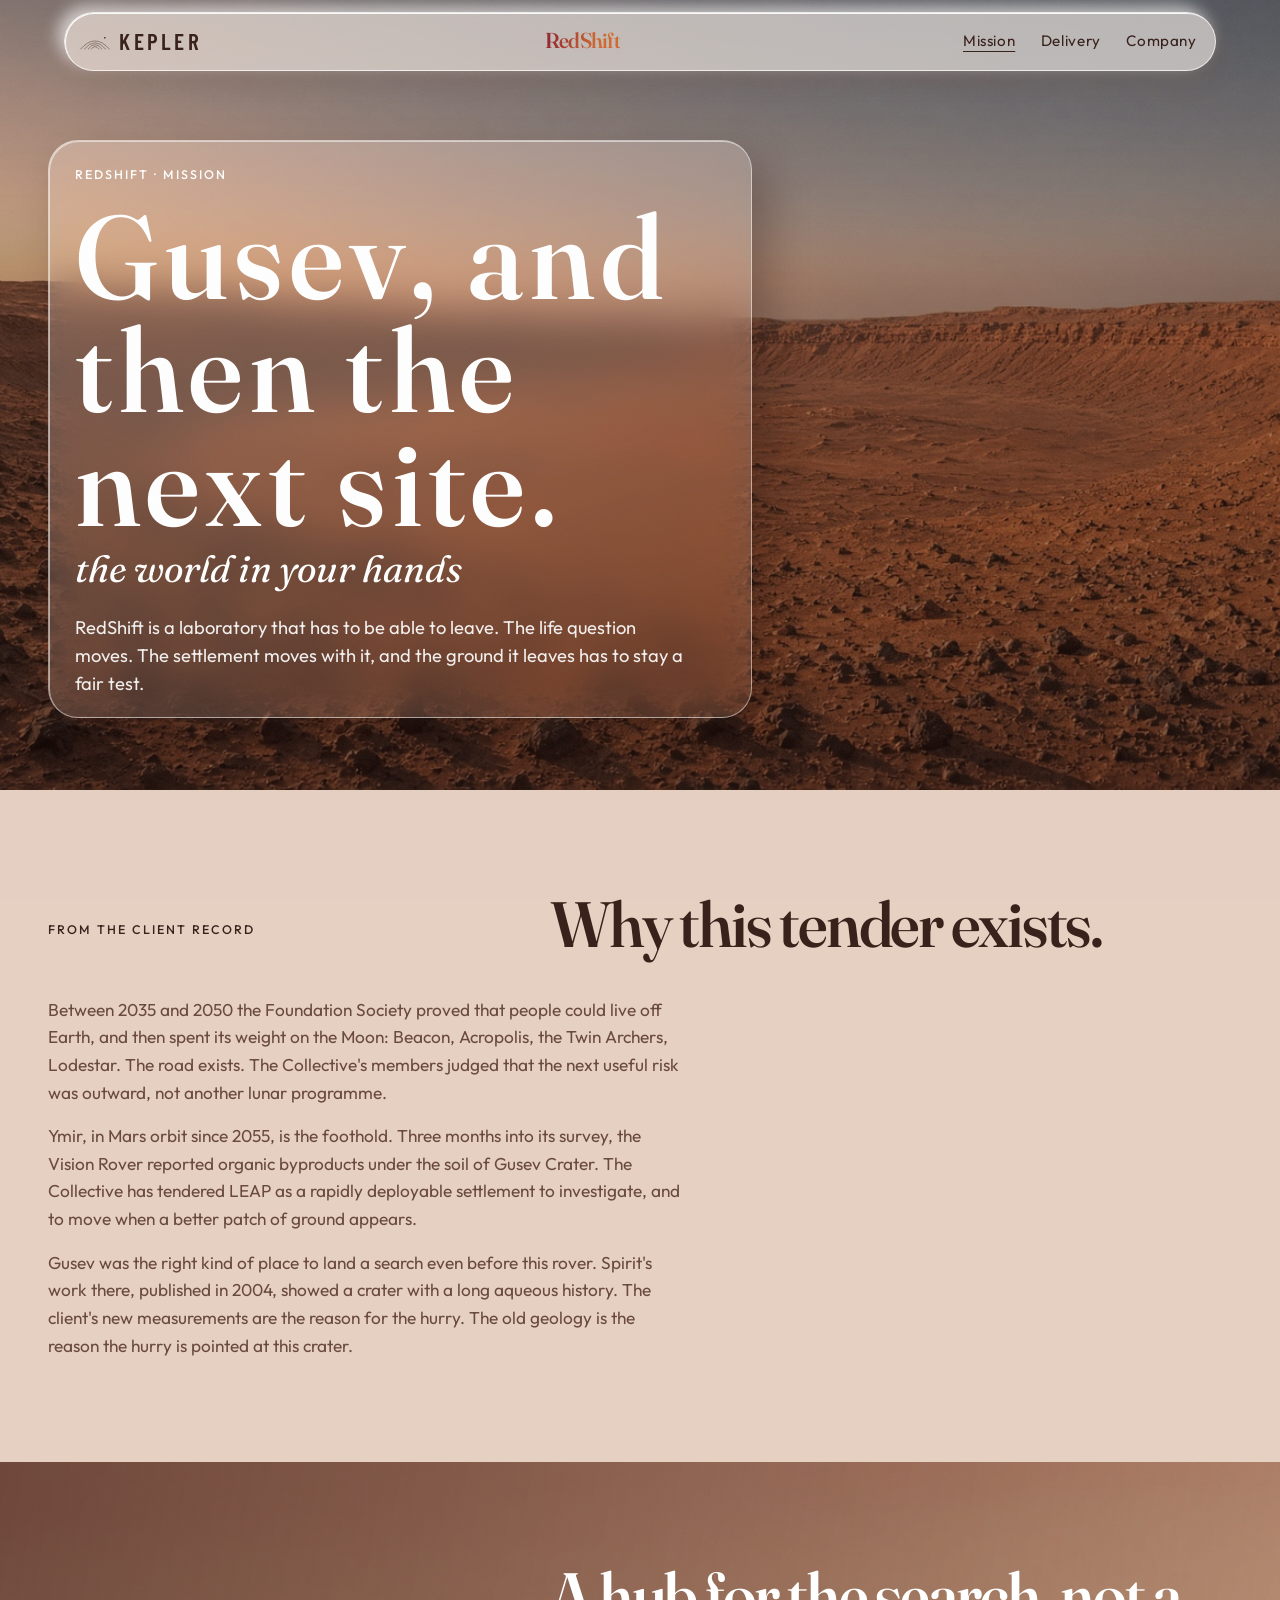
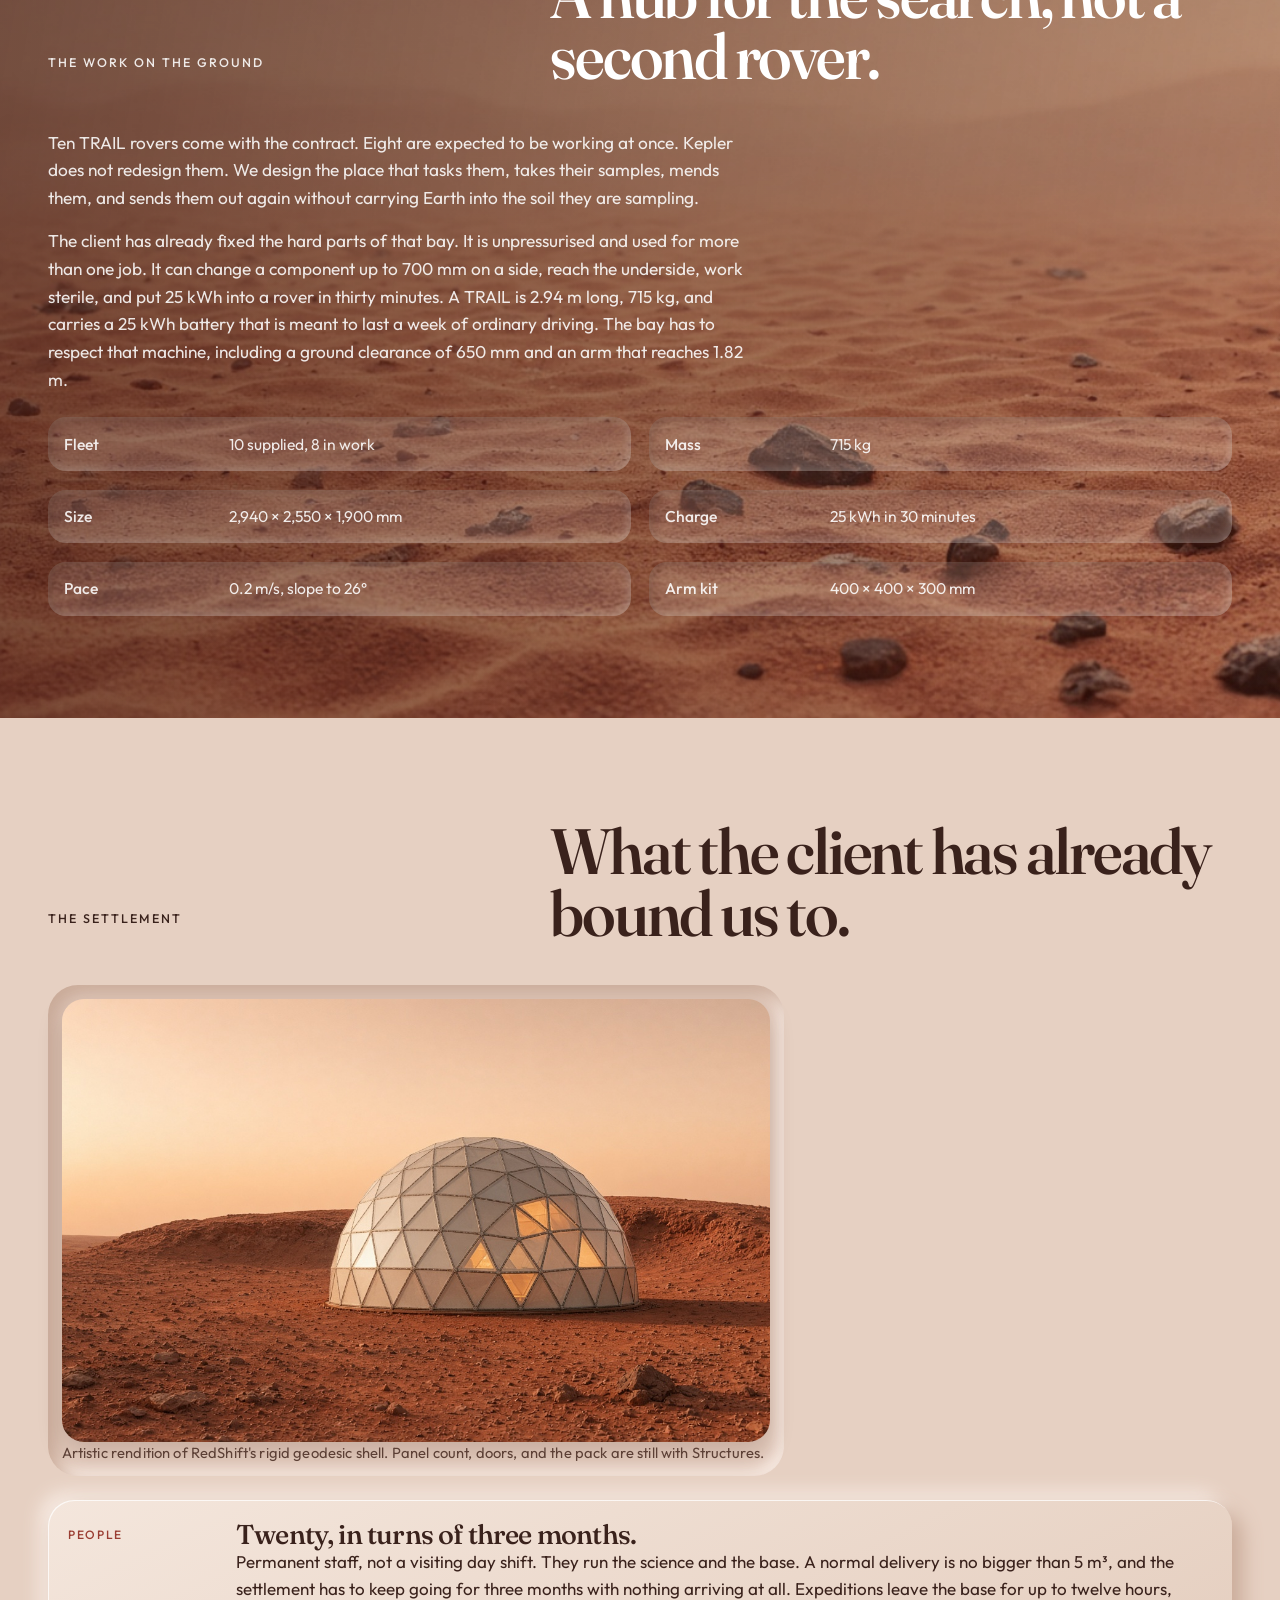
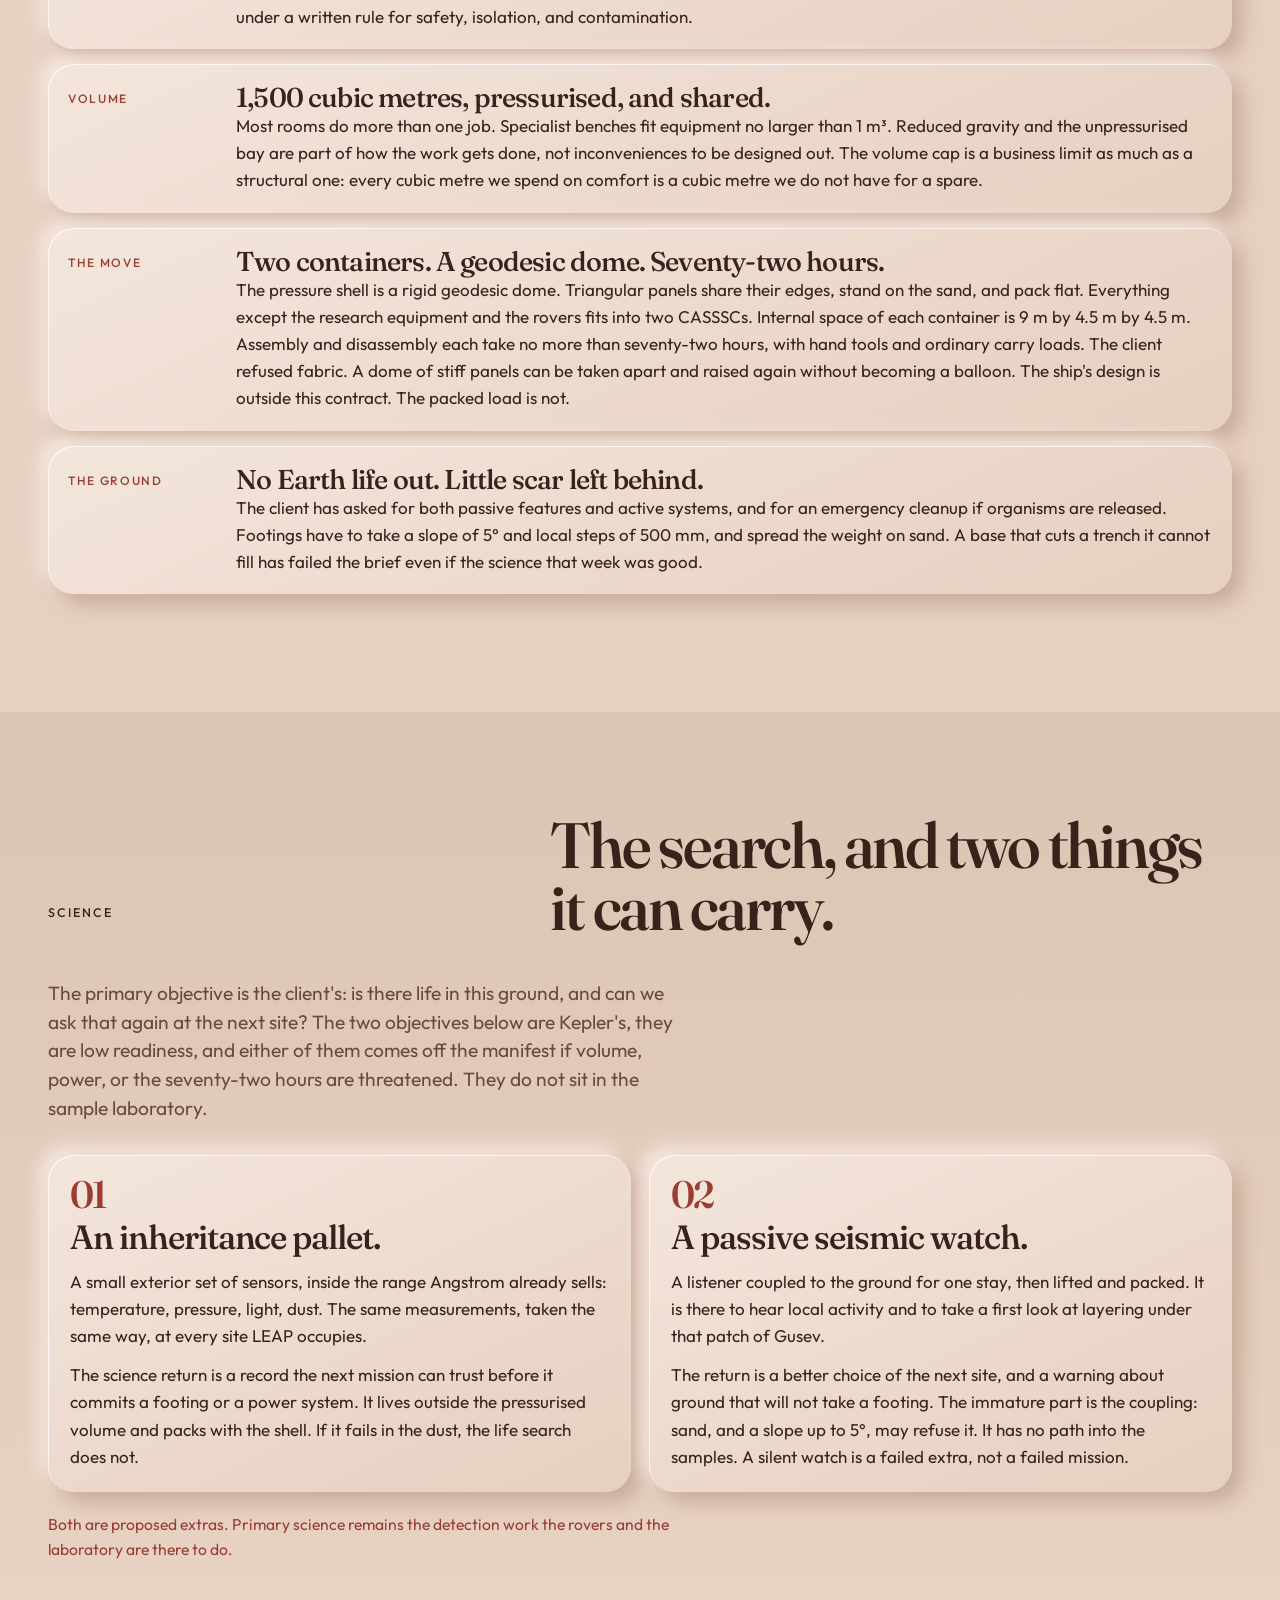
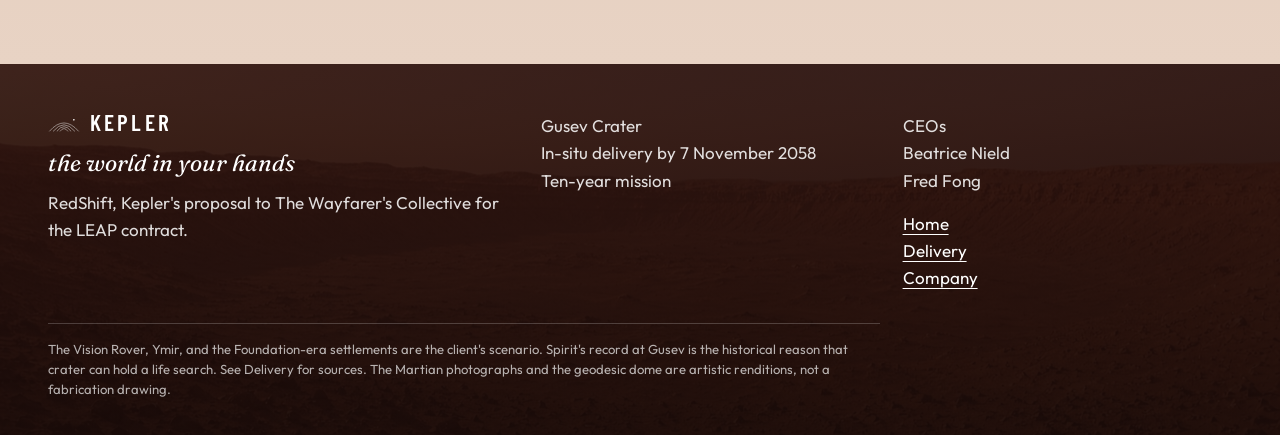
<file: mission.html>
<!DOCTYPE html>
<html lang="en-GB">
<head>
  <meta charset="utf-8">
  <meta name="viewport" content="width=device-width, initial-scale=1">
  <title>Mission — RedShift</title>
  <meta name="description" content="LEAP is Kepler's proposed settlement for the search for life in Gusev Crater.">
  <meta name="theme-color" content="#1a4eae">
  <link rel="icon" href="assets/favicon.svg" type="image/svg+xml">
  <link rel="stylesheet" href="css/site.css">
  <link rel="stylesheet" href="css/mars.css">
  <script>document.documentElement.classList.add("js")</script>
</head>
<body>
  <a class="skip" href="#content">Skip to content</a>
  <header class="nav">
    <a class="brand" href="index.html">
      <svg class="mark" viewBox="0 0 120 70" aria-hidden="true">
        <g fill="none" stroke="currentColor" stroke-width="1.7" stroke-linecap="round">
          <path d="M6 64 Q60 2 114 64"/>
          <path d="M20 64 Q60 16 100 64"/>
          <path d="M34 64 Q60 30 86 64"/>
          <path d="M46 64 Q60 44 74 64"/>
        </g>
        <circle cx="97" cy="22" r="3.1" fill="currentColor"/>
      </svg>
      <span class="brand-name">KEPLER</span>
    </a>
    <span class="project-name">RedShift</span>
    <button class="nav-toggle" type="button" aria-expanded="false" aria-controls="menu">Menu</button>
    <nav class="menu" id="menu" aria-label="Primary">
      <a href="mission.html" aria-current="page">Mission</a>
      <a href="delivery.html">Delivery</a>
      <a href="company.html">Company</a>
    </nav>
  </header>

  <main id="content">
    <section class="sky page-hero">
      <div class="wrap">
        <p class="eyebrow">RedShift · Mission</p>
        <h1>Gusev, and then the next site.</h1>
        <p class="tagline">the world in your hands</p>
        <p class="deck">RedShift is a laboratory that has to be able to leave. The life question moves. The settlement moves with it, and the ground it leaves has to stay a fair test.</p>
      </div>
    </section>

    <section class="section">
      <div class="wrap">
        <div class="section-head reveal">
          <p class="eyebrow">From the client record</p>
          <h2>Why this tender exists.</h2>
        </div>
        <div class="prose measure reveal">
          <p>Between 2035 and 2050 the Foundation Society proved that people could live off Earth, and then spent its weight on the Moon: Beacon, Acropolis, the Twin Archers, Lodestar. The road exists. The Collective's members judged that the next useful risk was outward, not another lunar programme.</p>
          <p>Ymir, in Mars orbit since 2055, is the foothold. Three months into its survey, the Vision Rover reported organic byproducts under the soil of Gusev Crater. The Collective has tendered LEAP as a rapidly deployable settlement to investigate, and to move when a better patch of ground appears.</p>
          <p>Gusev was the right kind of place to land a search even before this rover. Spirit's work there, published in 2004, showed a crater with a long aqueous history. The client's new measurements are the reason for the hurry. The old geology is the reason the hurry is pointed at this crater.</p>
        </div>
      </div>
    </section>

    <section class="section band">
      <div class="wrap">
        <div class="section-head reveal">
          <p class="eyebrow">The work on the ground</p>
          <h2>A hub for the search, not a second rover.</h2>
        </div>
        <div class="prose reveal" style="max-width: 44rem">
          <p>Ten TRAIL rovers come with the contract. Eight are expected to be working at once. Kepler does not redesign them. We design the place that tasks them, takes their samples, mends them, and sends them out again without carrying Earth into the soil they are sampling.</p>
          <p>The client has already fixed the hard parts of that bay. It is unpressurised and used for more than one job. It can change a component up to 700 mm on a side, reach the underside, work sterile, and put 25 kWh into a rover in thirty minutes. A TRAIL is 2.94 m long, 715 kg, and carries a 25 kWh battery that is meant to last a week of ordinary driving. The bay has to respect that machine, including a ground clearance of 650 mm and an arm that reaches 1.82 m.</p>
        </div>
        <div class="specs reveal">
          <p class="spec"><b>Fleet</b><span>10 supplied, 8 in work</span></p>
          <p class="spec"><b>Mass</b><span>715 kg</span></p>
          <p class="spec"><b>Size</b><span>2,940 × 2,550 × 1,900 mm</span></p>
          <p class="spec"><b>Charge</b><span>25 kWh in 30 minutes</span></p>
          <p class="spec"><b>Pace</b><span>0.2 m/s, slope to 26°</span></p>
          <p class="spec"><b>Arm kit</b><span>400 × 400 × 300 mm</span></p>
        </div>
      </div>
    </section>

    <section class="section">
      <div class="wrap">
        <div class="section-head reveal">
          <p class="eyebrow">The settlement</p>
          <h2>What the client has already bound us to.</h2>
        </div>
        <figure class="frame reveal" style="margin-bottom: 1.5rem; max-width: 46rem">
          <img src="assets/mars-dome.jpg" alt="Artistic view of Kepler's geodesic dome on the Martian surface.">
          <figcaption>Artistic rendition of RedShift's rigid geodesic shell. Panel count, doors, and the pack are still with Structures.</figcaption>
        </figure>
        <div class="blocks">
          <article class="block reveal">
            <p class="kicker">People</p>
            <div>
              <h3>Twenty, in turns of three months.</h3>
              <p>Permanent staff, not a visiting day shift. They run the science and the base. A normal delivery is no bigger than 5 m³, and the settlement has to keep going for three months with nothing arriving at all. Expeditions leave the base for up to twelve hours, under a written rule for safety, isolation, and contamination.</p>
            </div>
          </article>
          <article class="block reveal">
            <p class="kicker">Volume</p>
            <div>
              <h3>1,500 cubic metres, pressurised, and shared.</h3>
              <p>Most rooms do more than one job. Specialist benches fit equipment no larger than 1 m³. Reduced gravity and the unpressurised bay are part of how the work gets done, not inconveniences to be designed out. The volume cap is a business limit as much as a structural one: every cubic metre we spend on comfort is a cubic metre we do not have for a spare.</p>
            </div>
          </article>
          <article class="block reveal">
            <p class="kicker">The move</p>
            <div>
              <h3>Two containers. A geodesic dome. Seventy-two hours.</h3>
              <p>The pressure shell is a rigid geodesic dome. Triangular panels share their edges, stand on the sand, and pack flat. Everything except the research equipment and the rovers fits into two CASSSCs. Internal space of each container is 9 m by 4.5 m by 4.5 m. Assembly and disassembly each take no more than seventy-two hours, with hand tools and ordinary carry loads. The client refused fabric. A dome of stiff panels can be taken apart and raised again without becoming a balloon. The ship's design is outside this contract. The packed load is not.</p>
            </div>
          </article>
          <article class="block reveal">
            <p class="kicker">The ground</p>
            <div>
              <h3>No Earth life out. Little scar left behind.</h3>
              <p>The client has asked for both passive features and active systems, and for an emergency cleanup if organisms are released. Footings have to take a slope of 5° and local steps of 500 mm, and spread the weight on sand. A base that cuts a trench it cannot fill has failed the brief even if the science that week was good.</p>
            </div>
          </article>
        </div>
      </div>
    </section>

    <section class="section paper-2">
      <div class="wrap">
        <div class="section-head reveal">
          <p class="eyebrow">Science</p>
          <h2>The search, and two things it can carry.</h2>
        </div>
        <p class="lede measure reveal">The primary objective is the client's: is there life in this ground, and can we ask that again at the next site? The two objectives below are Kepler's, they are low readiness, and either of them comes off the manifest if volume, power, or the seventy-two hours are threatened. They do not sit in the sample laboratory.</p>
        <div class="objectives" style="margin-top: 2rem">
          <article class="objective reveal">
            <p class="num">01</p>
            <h3>An inheritance pallet.</h3>
            <p>A small exterior set of sensors, inside the range Angstrom already sells: temperature, pressure, light, dust. The same measurements, taken the same way, at every site LEAP occupies.</p>
            <p>The science return is a record the next mission can trust before it commits a footing or a power system. It lives outside the pressurised volume and packs with the shell. If it fails in the dust, the life search does not.</p>
          </article>
          <article class="objective reveal">
            <p class="num">02</p>
            <h3>A passive seismic watch.</h3>
            <p>A listener coupled to the ground for one stay, then lifted and packed. It is there to hear local activity and to take a first look at layering under that patch of Gusev.</p>
            <p>The return is a better choice of the next site, and a warning about ground that will not take a footing. The immature part is the coupling: sand, and a slope up to 5°, may refuse it. It has no path into the samples. A silent watch is a failed extra, not a failed mission.</p>
          </article>
        </div>
        <p class="note reveal">Both are proposed extras. Primary science remains the detection work the rovers and the laboratory are there to do.</p>
      </div>
    </section>
  </main>

  <footer class="site-footer">
    <div class="wrap">
      <div class="footer-grid">
        <div>
          <a class="footer-brand" href="index.html">
            <svg class="mark" viewBox="0 0 120 70" aria-hidden="true">
              <g fill="none" stroke="currentColor" stroke-width="1.7" stroke-linecap="round">
                <path d="M6 64 Q60 2 114 64"/>
                <path d="M20 64 Q60 16 100 64"/>
                <path d="M34 64 Q60 30 86 64"/>
                <path d="M46 64 Q60 44 74 64"/>
              </g>
              <circle cx="97" cy="22" r="3.1" fill="currentColor"/>
            </svg>
            <span class="brand-name">KEPLER</span>
          </a>
          <p class="tagline">the world in your hands</p>
          <p>RedShift, Kepler's proposal to The Wayfarer's Collective for the LEAP contract.</p>
        </div>
        <div>
          <p>Gusev Crater<br>In-situ delivery by 7 November 2058<br>Ten-year mission</p>
        </div>
        <div>
          <p>CEOs<br>Beatrice Nield<br>Fred Fong</p>
          <p style="margin-top: 1rem"><a href="index.html">Home</a><br><a href="delivery.html">Delivery</a><br><a href="company.html">Company</a></p>
        </div>
      </div>
      <p class="fine">The Vision Rover, Ymir, and the Foundation-era settlements are the client's scenario. Spirit's record at Gusev is the historical reason that crater can hold a life search. See Delivery for sources. The Martian photographs and the geodesic dome are artistic renditions, not a fabrication drawing.</p>
    </div>
  </footer>
  <script src="js/site.js"></script>
</body>
</html>
</file>
<file: css/site.css>
@font-face {
  font-family: "Barlow Condensed";
  font-style: normal;
  font-weight: 500;
  font-display: swap;
  src: url("../assets/fonts/HTxwL3I-JCGChYJ8VI-L6OO_au7B4-Lwz3bWuQ.woff2") format("woff2");
}

@font-face {
  font-family: "Barlow Condensed";
  font-style: normal;
  font-weight: 600;
  font-display: swap;
  src: url("../assets/fonts/HTxwL3I-JCGChYJ8VI-L6OO_au7B4873z3bWuQ.woff2") format("woff2");
}

@font-face {
  font-family: "Newsreader";
  font-style: italic;
  font-weight: 400 500;
  font-display: swap;
  src: url("../assets/fonts/cY9XfjOCX1hbuyalUrK439vogqC9yFZCYg7oRZaLFYYzbA.woff2") format("woff2");
}

@font-face {
  font-family: "Outfit";
  font-style: normal;
  font-weight: 300 600;
  font-display: swap;
  src: url("../assets/fonts/QGYvz_MVcBeNP4NJtEtq.woff2") format("woff2");
}

:root {
  --sky-deep: #143f8f;
  --sky-brand: #1a4eae;
  --ink: #142033;
  --muted: #44566c;
  --paper: #f3f6fb;
  --paper-2: #e7eef8;
  --line: #d4deea;
  --sand: #8d6238;
  --white: #fff;
  --nav: 4.5rem;
  --wide: 74rem;
  --measure: 40rem;
  --gutter: clamp(1.25rem, 4vw, 2.5rem);
}

*,
*::before,
*::after {
  box-sizing: border-box;
}

html {
  scroll-behavior: smooth;
}

body {
  margin: 0;
  background: var(--paper);
  color: var(--ink);
  font-family: "Outfit", "Segoe UI", sans-serif;
  font-weight: 400;
  font-size: 1.0625rem;
  line-height: 1.6;
  text-rendering: optimizeLegibility;
}

body.nav-open {
  overflow: hidden;
}

img,
svg {
  display: block;
  max-width: 100%;
}

a {
  color: inherit;
  text-decoration-thickness: 1px;
  text-underline-offset: 0.22em;
}

a:hover {
  text-decoration: none;
}

:focus-visible {
  outline: 2px solid currentColor;
  outline-offset: 3px;
}

::selection {
  background: var(--sky-brand);
  color: var(--white);
}

.skip {
  position: absolute;
  left: 1rem;
  top: -4rem;
  z-index: 20;
  background: var(--white);
  color: var(--ink);
  padding: 0.6rem 0.9rem;
}

.skip:focus {
  top: 0.8rem;
}

h1,
h2,
h3,
.when,
.num,
.brand-name,
.stat b {
  font-family: "Barlow Condensed", "Arial Narrow", sans-serif;
  font-weight: 600;
  letter-spacing: 0.03em;
  line-height: 0.92;
}

h1,
h2,
h3 {
  margin: 0;
  font-weight: 600;
}

p {
  margin: 0;
}

.wrap {
  width: min(var(--wide), calc(100% - var(--gutter) * 2));
  margin-inline: auto;
}

.measure {
  max-width: var(--measure);
}

.eyebrow {
  margin: 0 0 0.9rem;
  font-size: 0.78rem;
  font-weight: 500;
  letter-spacing: 0.16em;
  text-transform: uppercase;
}

.lede {
  font-size: 1.2rem;
  line-height: 1.5;
  color: var(--muted);
}

.tagline {
  margin: 0.35rem 0 0;
  font-family: "Newsreader", Georgia, serif;
  font-style: italic;
  font-weight: 400;
  letter-spacing: 0;
  line-height: 1.15;
}

.nav {
  position: fixed;
  inset: 0 0 auto;
  z-index: 10;
  display: flex;
  align-items: center;
  justify-content: space-between;
  height: var(--nav);
  padding-inline: var(--gutter);
  color: var(--white);
  transition: background 0.2s ease, color 0.2s ease, border-color 0.2s ease;
}

.nav.is-scrolled {
  color: var(--ink);
  background: rgba(243, 246, 251, 0.94);
  border-bottom: 1px solid var(--line);
  backdrop-filter: blur(14px);
}

.brand {
  display: flex;
  align-items: center;
  gap: 0.55rem;
  text-decoration: none;
  position: relative;
  z-index: 12;
}

.brand-name {
  font-size: 1.45rem;
  letter-spacing: 0.14em;
}

.mark {
  width: 2rem;
  height: auto;
}

.menu {
  display: flex;
  align-items: center;
  gap: 1.6rem;
}

.menu a {
  text-decoration: none;
  font-size: 0.95rem;
  letter-spacing: 0.04em;
}

.menu a[aria-current="page"] {
  text-decoration: underline;
  text-underline-offset: 0.35em;
}

.nav-toggle {
  display: none;
  position: relative;
  z-index: 12;
  border: 1px solid currentColor;
  background: transparent;
  color: inherit;
  font: inherit;
  letter-spacing: 0.12em;
  text-transform: uppercase;
  font-size: 0.72rem;
  padding: 0.45rem 0.7rem;
  cursor: pointer;
}

.sky {
  position: relative;
  color: var(--white);
  background:
    radial-gradient(ellipse 42% 26% at 16% 18%, rgba(255, 255, 255, 0.34), transparent 70%),
    radial-gradient(ellipse 34% 20% at 78% 12%, rgba(255, 255, 255, 0.16), transparent 72%),
    linear-gradient(180deg, rgba(10, 32, 84, 0.42), transparent 7.5rem),
    linear-gradient(180deg, #6d9ae4 0%, #3d74d4 26%, #1e56b8 58%, #1a4eae 80%, #12367e 100%);
  overflow: hidden;
}

.sky .wrap {
  position: relative;
  z-index: 1;
}

.hero {
  min-height: 100vh;
  display: flex;
  flex-direction: column;
  justify-content: flex-end;
  padding: calc(var(--nav) + 8vh) 0 7vh;
}

.page-hero {
  min-height: 62vh;
  display: flex;
  flex-direction: column;
  justify-content: flex-end;
  padding: calc(var(--nav) + 6vh) 0 4.5rem;
}

.hero-mark {
  width: min(9rem, 28vw);
  margin-bottom: 0.8rem;
}

.hero h1,
.page-hero h1 {
  font-size: clamp(4.6rem, 16vw, 10.4rem);
  letter-spacing: 0.045em;
}

.page-hero h1 {
  font-size: clamp(3.6rem, 10vw, 7.4rem);
  max-width: 14ch;
}

.hero .tagline,
.page-hero .tagline {
  font-size: clamp(1.55rem, 3vw, 2.35rem);
  margin-top: 0.4rem;
}

.deck {
  max-width: 38rem;
  margin-top: 1.5rem;
  font-size: 1.15rem;
  line-height: 1.5;
  color: rgba(255, 255, 255, 0.92);
}

.schools {
  margin-top: 2.2rem;
  font-size: 0.82rem;
  letter-spacing: 0.12em;
  text-transform: uppercase;
  color: rgba(255, 255, 255, 0.82);
}

.hero-actions {
  display: flex;
  flex-wrap: wrap;
  gap: 0.75rem;
  margin-top: 1.8rem;
}

.btn {
  display: inline-flex;
  align-items: center;
  min-height: 2.8rem;
  padding: 0.55rem 1.05rem;
  text-decoration: none;
  letter-spacing: 0.06em;
  font-size: 0.92rem;
  border: 1px solid transparent;
}

.btn-white {
  background: var(--white);
  color: var(--sky-brand);
}

.btn-white:hover {
  background: #e7eef8;
}

.btn-ghost {
  border-color: rgba(255, 255, 255, 0.7);
  color: var(--white);
}

.btn-ghost:hover {
  background: rgba(255, 255, 255, 0.1);
}

.btn-blue {
  background: var(--sky-brand);
  color: var(--white);
}

.btn-blue:hover {
  background: var(--sky-deep);
}

.watermark {
  position: absolute;
  right: -8vw;
  bottom: -12vh;
  z-index: 0;
  width: min(58vw, 680px);
  opacity: 0.16;
  pointer-events: none;
}

.band-copy {
  max-width: 40rem;
}

.band-copy h2 {
  max-width: 16ch;
  margin-bottom: 1.1rem;
}

.section {
  padding: clamp(4rem, 8vw, 6.5rem) 0;
}

.section-head {
  display: grid;
  grid-template-columns: minmax(0, 0.8fr) minmax(0, 1.2fr);
  gap: 2rem 3rem;
  align-items: end;
  margin-bottom: 2.6rem;
}

.section h2 {
  font-size: clamp(2.6rem, 5vw, 4.4rem);
}

.split {
  display: grid;
  grid-template-columns: 1fr 1fr;
  gap: 0;
  border-top: 1px solid var(--line);
}

.split article {
  padding: 1.6rem 1.6rem 0.2rem 0;
}

.split article + article {
  padding-left: 1.6rem;
  border-left: 1px solid var(--line);
}

.split h3 {
  font-size: 2rem;
  margin-bottom: 0.7rem;
}

.stats {
  display: grid;
  grid-template-columns: repeat(3, 1fr);
  border-top: 1px solid var(--line);
  border-bottom: 1px solid var(--line);
}

.stat {
  padding: 1.4rem 1.2rem 1.5rem 0;
}

.stat + .stat {
  padding-left: 1.2rem;
  border-left: 1px solid var(--line);
}

.stat b {
  display: block;
  font-size: clamp(3rem, 6vw, 4.6rem);
  color: var(--sky-brand);
  margin-bottom: 0.35rem;
}

.stat span {
  display: block;
  color: var(--muted);
  max-width: 16rem;
}

.promises {
  display: grid;
  grid-template-columns: 1fr 1fr;
  gap: 0 3rem;
}

.promise {
  padding: 1.35rem 0 1.45rem;
  border-top: 1px solid var(--line);
}

.promise h3 {
  font-size: 1.85rem;
  margin-bottom: 0.45rem;
}

.promise p {
  color: var(--muted);
  max-width: 36rem;
}

.band {
  background: var(--sky-deep);
  color: var(--white);
}

.band .lede,
.band p {
  color: rgba(255, 255, 255, 0.88);
}

.band .section-head h2 {
  max-width: none;
}

.link-row {
  display: flex;
  flex-wrap: wrap;
  gap: 1.5rem 2rem;
  margin-top: 1.4rem;
}

.link-row a {
  color: var(--white);
}

.paper-2 {
  background: var(--paper-2);
}

.prose {
  display: grid;
  gap: 1rem;
  color: var(--muted);
  font-size: 1.08rem;
}

.prose strong {
  color: var(--ink);
  font-weight: 500;
}

.blocks {
  display: grid;
  gap: 0;
}

.block {
  display: grid;
  grid-template-columns: 9rem 1fr;
  gap: 1.5rem;
  padding: 1.5rem 0;
  border-top: 1px solid var(--line);
}

.block h3 {
  font-size: 1.7rem;
}

.block p + p {
  margin-top: 0.7rem;
}

.kicker {
  color: var(--sky-brand);
  letter-spacing: 0.14em;
  text-transform: uppercase;
  font-size: 0.75rem;
  font-weight: 500;
  padding-top: 0.35rem;
}

.specs {
  display: grid;
  grid-template-columns: 1fr 1fr;
  gap: 0 2rem;
  margin-top: 1.5rem;
}

.spec {
  display: grid;
  grid-template-columns: 9.5rem 1fr;
  gap: 0.8rem;
  padding: 0.85rem 0;
  border-top: 1px solid rgba(255, 255, 255, 0.22);
  font-size: 0.98rem;
}

.spec b {
  font-weight: 500;
}

.objectives {
  display: grid;
  grid-template-columns: 1fr 1fr;
  gap: 2rem;
}

.objective {
  padding-top: 1.2rem;
  border-top: 1px solid var(--line);
}

.objective .num {
  font-size: 2.4rem;
  color: var(--sky-brand);
}

.objective h3 {
  font-size: 2.1rem;
  margin: 0.4rem 0 0.8rem;
}

.objective p + p {
  margin-top: 0.75rem;
}

.jump {
  display: flex;
  flex-wrap: wrap;
  gap: 0.6rem 1.2rem;
  margin-top: 1.6rem;
}

.jump a {
  color: var(--white);
  letter-spacing: 0.08em;
  text-transform: uppercase;
  font-size: 0.78rem;
  text-decoration: none;
  border-bottom: 1px solid rgba(255, 255, 255, 0.45);
  padding-bottom: 0.15rem;
}

.note {
  margin-top: 1.2rem;
  max-width: 40rem;
  color: var(--sand);
  font-size: 0.98rem;
}

.timeline {
  list-style: none;
  margin: 0;
  padding: 0;
}

.timeline li {
  display: grid;
  grid-template-columns: 8.5rem 1fr;
  gap: 1.2rem;
  padding: 1.5rem 0;
  border-top: 1px solid var(--line);
}

.when {
  font-size: clamp(2.4rem, 4vw, 3.3rem);
  color: var(--sky-brand);
}

.timeline h3 {
  font-size: 2rem;
  margin-bottom: 0.45rem;
}

.timeline p {
  color: var(--muted);
  max-width: 42rem;
}

.tasks {
  display: grid;
  grid-template-columns: 1fr 1fr;
  gap: 0 2.5rem;
}

.tasks article {
  padding: 1.15rem 0;
  border-top: 1px solid var(--line);
}

.tasks h3 {
  font-size: 1.55rem;
  margin-bottom: 0.35rem;
}

.tasks p {
  color: var(--muted);
}

.risks {
  display: grid;
  gap: 0;
}

.risk {
  display: grid;
  grid-template-columns: minmax(0, 0.9fr) minmax(0, 1fr) minmax(0, 1fr);
  gap: 1rem 1.5rem;
  padding: 1.15rem 0;
  border-top: 1px solid var(--line);
}

.risk h3 {
  font-size: 1.55rem;
}

.risk p {
  margin: 0;
  color: var(--muted);
}

.risk span {
  display: block;
  margin-bottom: 0.25rem;
  color: var(--sand);
  font-size: 0.72rem;
  letter-spacing: 0.14em;
  text-transform: uppercase;
}

.balances {
  display: grid;
  gap: 2.2rem;
}

.balance {
  display: grid;
  grid-template-columns: 6rem 1fr;
  gap: 1rem 1.4rem;
  padding-top: 1.4rem;
  border-top: 1px solid var(--line);
}

.balance .num {
  font-size: 3rem;
  color: var(--sky-brand);
}

.kind {
  grid-column: 2;
  margin: 0;
  color: var(--sand);
  letter-spacing: 0.14em;
  text-transform: uppercase;
  font-size: 0.75rem;
}

.balance h3 {
  grid-column: 2;
  font-size: clamp(1.8rem, 3vw, 2.5rem);
  max-width: 22ch;
  margin-bottom: 0.7rem;
}

.balance p:last-child {
  grid-column: 2;
  max-width: 42rem;
  color: var(--muted);
}

.schools-grid {
  display: grid;
  grid-template-columns: repeat(3, 1fr);
  gap: 0;
  border-top: 1px solid var(--line);
}

.schools-grid article {
  padding: 1.4rem 1.4rem 0.4rem 0;
}

.schools-grid article + article {
  padding-left: 1.4rem;
  border-left: 1px solid var(--line);
}

.schools-grid h3 {
  font-size: 2.3rem;
  margin: 0.4rem 0 0.7rem;
}

.schools-grid p {
  color: var(--muted);
}

.people {
  display: grid;
  grid-template-columns: 1fr 1fr;
  gap: 1.5rem 2rem;
  border-top: 1px solid var(--line);
}

.people article {
  padding-top: 1.2rem;
}

.people h3 {
  font-size: 2.4rem;
  margin-bottom: 0.35rem;
}

.refs {
  list-style: none;
  margin: 0;
  padding: 0;
  color: var(--muted);
  font-size: 0.95rem;
}

.refs li {
  padding: 0.75rem 0;
  border-top: 1px solid var(--line);
}

.site-footer {
  background: var(--sky-deep);
  color: rgba(255, 255, 255, 0.86);
  padding: 3rem 0 2.2rem;
}

.footer-brand {
  display: flex;
  align-items: center;
  gap: 0.6rem;
  color: var(--white);
  text-decoration: none;
  margin-bottom: 1rem;
}

.footer-grid {
  display: grid;
  grid-template-columns: 1.4fr 1fr 1fr;
  gap: 1.5rem 2rem;
}

.site-footer .tagline {
  color: var(--white);
  font-size: 1.45rem;
  margin-bottom: 0.8rem;
}

.site-footer a {
  color: var(--white);
}

.fine {
  margin-top: 2rem;
  padding-top: 1rem;
  border-top: 1px solid rgba(255, 255, 255, 0.2);
  font-size: 0.82rem;
  line-height: 1.5;
  color: rgba(255, 255, 255, 0.68);
  max-width: 52rem;
}

.js .reveal {
  opacity: 0;
  transform: translateY(12px);
  transition: opacity 0.6s ease, transform 0.6s ease;
}

.js .reveal.is-in {
  opacity: 1;
  transform: none;
}

@media (max-width: 900px) {
  .section-head,
  .split,
  .stats,
  .promises,
  .objectives,
  .tasks,
  .risk,
  .schools-grid,
  .people,
  .footer-grid,
  .specs,
  .block,
  .balance,
  .timeline li {
    grid-template-columns: 1fr;
  }

  .split article + article,
  .stat + .stat,
  .schools-grid article + article {
    border-left: 0;
    padding-left: 0;
  }

  .kind,
  .balance h3,
  .balance p:last-child {
    grid-column: 1;
  }

  .balance {
    gap: 0.4rem;
  }
}

@media (max-width: 760px) {
  .nav-toggle {
    display: inline-flex;
  }

  .menu {
    position: fixed;
    inset: 0;
    z-index: 11;
    display: flex;
    flex-direction: column;
    justify-content: flex-end;
    gap: 0.4rem;
    padding: 2rem var(--gutter) 12vh;
    background: #12367e;
    transform: translateY(-102%);
  }

  body.nav-open .menu {
    transform: none;
  }

  .menu a {
    font-family: "Barlow Condensed", sans-serif;
    font-size: 3.2rem;
    font-weight: 600;
    letter-spacing: 0.04em;
    color: var(--white);
  }

  .hero,
  .page-hero {
    min-height: 92vh;
  }

  .stats,
  .promises,
  .objectives,
  .tasks,
  .schools-grid {
    grid-template-columns: 1fr;
  }
}

@media (prefers-reduced-motion: reduce) {
  html {
    scroll-behavior: auto;
  }

  .js .reveal,
  .menu {
    opacity: 1;
    transform: none;
    transition: none;
  }
}

@media print {
  .nav,
  .hero-actions,
  .jump,
  .watermark {
    display: none;
  }

  .sky {
    background: white;
    color: black;
    min-height: 0;
  }

  .hero,
  .page-hero {
    min-height: 0;
    padding: 1rem 0;
  }

  .deck,
  .schools,
  .stat b,
  .when,
  .num,
  .kicker {
    color: black;
  }

  body {
    background: white;
  }
}
</file>
<file: css/mars.css>
:root {
  --ink: #3a221c;
  --muted: #6a4a3e;
  --paper: #e6d0c2;
  --paper-2: #dcc3b2;
  --line: transparent;
  --sand: #9a3d32;
  --sky-brand: #9a3d32;
  --sky-deep: #6e242c;
  --clay: #e6d0c2;
  --clay-hi: #f7ebe3;
  --clay-lo: #c9aa98;
  --white: #fff;
  --nav: 5.4rem;
}

body {
  color: var(--ink);
  background: var(--clay);
}

.nav {
  top: 0.75rem;
  left: 0;
  right: 0;
  width: min(72rem, calc(100% - 1.4rem));
  height: 3.7rem;
  margin-inline: auto;
  padding-inline: 0.85rem 1.15rem;
  color: var(--ink);
  border: 1px solid rgba(255, 255, 255, 0.72);
  border-radius: 999px;
  background: rgba(255, 248, 242, 0.58);
  backdrop-filter: blur(22px) saturate(1.5);
  box-shadow:
    8px 10px 22px rgba(120, 72, 48, 0.16),
    -6px -6px 16px rgba(255, 255, 255, 0.65),
    inset 1px 1px 0 rgba(255, 255, 255, 0.9);
}

.nav.is-scrolled {
  color: var(--ink);
  background: rgba(255, 248, 242, 0.78);
}

.project-name {
  font-family: "Barlow Condensed", "Arial Narrow", sans-serif;
  font-size: 1.35rem;
  font-weight: 600;
  letter-spacing: 0.08em;
  background: linear-gradient(100deg, #8f2430, #d06a32 70%);
  -webkit-background-clip: text;
  background-clip: text;
  color: transparent;
}

.sky.hero {
  display: block;
  min-height: 100vh;
  padding: 0;
  color: var(--ink);
  background: var(--clay);
  overflow: hidden;
}

.hero-stage {
  display: grid;
  grid-template-columns: minmax(22rem, 0.9fr) 1.2fr;
  min-height: 100vh;
}

.hero-panel {
  display: flex;
  flex-direction: column;
  justify-content: flex-end;
  padding: calc(var(--nav) + 1.5rem) clamp(1.4rem, 4vw, 3.2rem) 3.2rem;
  background:
    radial-gradient(ellipse 80% 50% at 0% 100%, rgba(214, 120, 72, 0.18), transparent 60%),
    linear-gradient(160deg, #f3e3d8, #e4ccbe);
  box-shadow: inset -12px 0 24px rgba(120, 72, 48, 0.06);
}

.hero-panel h1 {
  font-size: clamp(4.6rem, 8vw, 8rem);
  font-weight: var(--word-weight, 560);
  font-variation-settings: "opsz" 144, "SOFT" 40, "WONK" 1;
  letter-spacing: -0.045em;
  line-height: 0.86;
  background: linear-gradient(
    102deg,
    hsl(calc(6 + var(--shift, 0.2) * 32), 68%, 34%) 0%,
    hsl(calc(16 + var(--shift, 0.2) * 36), 70%, 46%) 52%,
    hsl(calc(32 + var(--shift, 0.2) * 28), 72%, 62%) 100%
  );
  -webkit-background-clip: text;
  background-clip: text;
  color: transparent;
}

.hero-panel .tagline {
  color: #7a3b32;
  font-size: clamp(1.45rem, 2.4vw, 2.05rem);
}

.hero-panel .deck {
  max-width: 34rem;
  margin-top: 1.1rem;
  color: #5c4036;
}

.hero-panel .schools {
  margin-top: 1.5rem;
  color: #7a5a4c;
}

.hero-panel .eyebrow {
  color: #8a4e42;
}

.hero-photo {
  position: relative;
  min-height: 100vh;
  background: #c47a58;
}

.hero-photo > img {
  position: absolute;
  inset: 0;
  width: 100%;
  height: 100%;
  object-fit: cover;
  object-position: 62% center;
}

.glass-dome {
  position: absolute;
  left: 1.1rem;
  bottom: 1.1rem;
  z-index: 1;
  width: min(15rem, 42%);
  margin: 0;
  padding: 0.7rem 0.75rem 0.55rem;
  border-radius: 26px;
  background: linear-gradient(160deg, rgba(255, 250, 246, 0.34), rgba(255, 228, 210, 0.1));
  border: 1px solid rgba(255, 255, 255, 0.55);
  backdrop-filter: blur(18px) saturate(1.45);
  box-shadow:
    12px 16px 32px rgba(40, 12, 8, 0.28),
    inset 1px 1px 0 rgba(255, 255, 255, 0.7);
}

.glass-dome img,
.glass-dome svg {
  width: 100%;
  height: auto;
}

.glass-dome figcaption {
  margin-top: 0.35rem;
  color: rgba(255, 248, 242, 0.92);
  font-size: 0.72rem;
  letter-spacing: 0.12em;
  text-transform: uppercase;
}

.sky.page-hero {
  background:
    linear-gradient(180deg, rgba(36, 14, 10, 0.25), rgba(36, 14, 10, 0.45)),
    url("../assets/mars-plain.jpg") center 40% / cover no-repeat;
}

.page-hero .wrap {
  max-width: 44rem;
  margin-left: max(var(--gutter), calc((100% - var(--wide)) / 2));
  margin-right: auto;
  padding: 1.5rem 1.6rem 1.25rem;
  border-radius: 30px;
  background: linear-gradient(160deg, rgba(255, 250, 246, 0.28), rgba(255, 230, 214, 0.1));
  border: 1px solid rgba(255, 255, 255, 0.48);
  backdrop-filter: blur(20px) saturate(1.4);
  box-shadow:
    16px 20px 40px rgba(30, 10, 6, 0.28),
    inset 1px 1px 0 rgba(255, 255, 255, 0.55);
}

.section {
  background: transparent;
}

.paper-2 {
  background: linear-gradient(180deg, #dcc4b3, #e8d3c4);
}

.band {
  background:
    linear-gradient(100deg, rgba(42, 16, 12, 0.62), rgba(42, 16, 12, 0.28)),
    url("../assets/mars-dust.jpg") center / cover no-repeat;
}

.band-copy {
  max-width: 38rem;
  padding: 1.8rem 1.7rem 1.5rem;
  border-radius: 32px;
  background: linear-gradient(165deg, rgba(255, 250, 246, 0.22), rgba(255, 236, 220, 0.06));
  border: 1px solid rgba(255, 255, 255, 0.42);
  backdrop-filter: blur(22px) saturate(1.45);
  box-shadow:
    18px 22px 44px rgba(20, 8, 4, 0.32),
    inset 1px 1px 0 rgba(255, 255, 255, 0.5);
}

.stats,
.promises,
.split,
.tasks,
.objectives,
.schools-grid,
.people,
.specs {
  gap: 1.15rem;
  border: 0;
}

.stat,
.stat + .stat,
.promise,
.split article,
.split article + article,
.tasks article,
.objective,
.schools-grid article,
.schools-grid article + article,
.people article,
.block,
.timeline li,
.risk,
.balance,
.refs li {
  border: 0;
  border-radius: 26px;
  background: linear-gradient(155deg, #f4e6dc, #e5cfc0);
  box-shadow:
    10px 10px 20px var(--clay-lo),
    -8px -8px 18px var(--clay-hi),
    inset 1px 1px 0 rgba(255, 255, 255, 0.75);
}

.stat,
.promise,
.split article,
.tasks article,
.objective,
.schools-grid article,
.people article {
  padding: 1.35rem 1.35rem 1.4rem;
}

.stat + .stat,
.split article + article,
.schools-grid article + article {
  padding-left: 1.35rem;
}

.timeline li,
.risk,
.balance,
.block,
.refs li {
  padding: 1.2rem 1.25rem;
  margin-bottom: 0.95rem;
}

.specs .spec {
  border: 0;
  border-radius: 18px;
  background: rgba(255, 248, 242, 0.14);
  padding: 0.9rem 1rem;
  box-shadow:
    inset 4px 4px 10px rgba(40, 16, 10, 0.18),
    inset -3px -3px 8px rgba(255, 255, 255, 0.2);
}

.btn {
  border: 0;
  border-radius: 999px;
}

.hero-panel .btn-white,
.hero-panel .btn-ghost,
.btn-white,
.btn-blue {
  color: #6e242c;
  background: linear-gradient(145deg, #f8efe8, #e7cfc0);
  box-shadow:
    6px 6px 12px #c9aa98,
    -5px -5px 12px #fff6ef,
    inset 1px 1px 0 #fff;
}

.btn-white:hover,
.btn-blue:hover,
.hero-panel .btn-ghost:hover {
  background: linear-gradient(145deg, #fff, #efd5c6);
}

.hero-panel .btn-ghost {
  color: #6e242c;
}

.shell-grid {
  display: grid;
  grid-template-columns: minmax(0, 1.2fr) minmax(0, 0.8fr);
  gap: 1.6rem;
  align-items: stretch;
}

.shell-grid > div {
  padding: 1.6rem 1.5rem;
  border-radius: 28px;
  background: linear-gradient(160deg, #f6e9e0, #e7d0c2);
  box-shadow:
    10px 10px 22px var(--clay-lo),
    -8px -8px 18px var(--clay-hi),
    inset 1px 1px 0 #fff;
}

.frame {
  margin: 0;
  padding: 0.85rem;
  border-radius: 30px;
  background: #e4ccbe;
  border: 0;
  box-shadow:
    inset 8px 8px 16px #c9aa98,
    inset -6px -6px 14px #f8ebe3;
}

.frame img {
  width: 100%;
  height: auto;
  aspect-ratio: 16 / 10;
  object-fit: cover;
  border-radius: 22px;
  box-shadow: 0 10px 24px rgba(60, 24, 12, 0.18);
}

.frame figcaption {
  color: #5c4036;
  letter-spacing: 0.01em;
  text-transform: none;
  font-size: 0.92rem;
  line-height: 1.45;
}

.site-footer {
  background:
    linear-gradient(180deg, rgba(42, 16, 12, 0.9), rgba(24, 10, 8, 0.94)),
    url("../assets/mars-plain.jpg") center / cover;
}

@media (max-width: 900px) {
  .hero-stage,
  .shell-grid {
    grid-template-columns: 1fr;
  }

  .hero-photo,
  .hero-photo > img {
    position: relative;
    min-height: 58vh;
    height: 58vh;
  }

  .hero-panel {
    min-height: auto;
  }
}

@media (max-width: 760px) {
  .project-name {
    display: none;
  }

  .nav {
    width: calc(100% - 1rem);
  }

  .menu {
    background: rgba(48, 22, 16, 0.92);
    backdrop-filter: blur(18px) saturate(1.2);
  }
}

@font-face {
  font-family: "Fraunces";
  font-style: normal;
  font-weight: 100 900;
  font-display: swap;
  src: url("../assets/fonts/6NU78FyLNQOQZAnv9bYEvDiIdE9Ea92uemAk_WBq8U_9v0c2Wa0KxC9TeA.woff2") format("woff2");
}

@font-face {
  font-family: "Fraunces";
  font-style: italic;
  font-weight: 100 900;
  font-display: swap;
  src: url("../assets/fonts/6NU58FyLNQOQZAnv9ZwNjucMHVn85Ni7emAe9lKqZTnbB-gzTK0K1ChjeveQ.woff2") format("woff2");
}

h1,
h2,
.stat b,
.when,
.num,
.project-name {
  font-family: "Fraunces", Georgia, serif;
  font-weight: 560;
  letter-spacing: -0.035em;
  font-variation-settings: "opsz" 80, "SOFT" 30, "WONK" 1;
  line-height: 0.96;
}

h3 {
  font-family: "Fraunces", Georgia, serif;
  font-weight: 520;
  letter-spacing: -0.03em;
  line-height: 1.05;
}

.tagline {
  font-family: "Fraunces", Georgia, serif;
}

.nav::after {
  content: "";
  position: absolute;
  left: 1.1rem;
  right: 1.1rem;
  bottom: 0.28rem;
  height: 2px;
  border-radius: 99px;
  background: linear-gradient(90deg, #8f2430, #e0a15a 55%, #3d6fd4);
  transform: scaleX(var(--scroll, 0));
  transform-origin: left;
  opacity: 0.85;
}

.spectrum {
  margin-top: 1.35rem;
  max-width: 22rem;
}

.spectrum-label,
.spectrum-read {
  font-size: 0.78rem;
  letter-spacing: 0.12em;
  text-transform: uppercase;
  color: #7a5346;
}

.spectrum-read {
  margin-top: 0.45rem;
  letter-spacing: 0.04em;
  text-transform: none;
  font-family: "Fraunces", Georgia, serif;
  font-style: italic;
  font-size: 1rem;
}

.spectrum-bar {
  position: relative;
  height: 14px;
  margin-top: 0.45rem;
  border-radius: 999px;
  background: linear-gradient(90deg, #ff3a2a, #ffb000, #b6e35a, #3aa0ff, #5a4dff);
  box-shadow:
    inset 3px 3px 6px rgba(80, 36, 20, 0.28),
    inset -2px -2px 5px rgba(255, 255, 255, 0.45);
  cursor: ew-resize;
  touch-action: none;
}

.spectrum-bar:focus-visible {
  outline: 2px solid #6e242c;
  outline-offset: 4px;
}

.spectrum-thumb {
  position: absolute;
  top: 50%;
  left: var(--thumb, 24%);
  width: 18px;
  height: 18px;
  border-radius: 50%;
  transform: translate(-50%, -50%);
  background: linear-gradient(145deg, #fffaf6, #f0d2c2);
  box-shadow:
    3px 3px 6px rgba(80, 36, 20, 0.28),
    -2px -2px 5px rgba(255, 255, 255, 0.8);
  pointer-events: none;
}

.hero-photo > img {
  transform: scale(1.08);
  transition: transform 0.6s ease;
}

.stat,
.promise,
.split article,
.tasks article,
.objective,
.schools-grid article,
.people article,
.balance,
.timeline li {
  transition: transform 0.35s ease, box-shadow 0.35s ease;
}

.stat:hover,
.promise:hover,
.split article:hover,
.tasks article:hover,
.objective:hover,
.schools-grid article:hover,
.people article:hover {
  transform: translateY(-4px);
  box-shadow:
    14px 16px 28px var(--clay-lo),
    -10px -10px 22px var(--clay-hi),
    inset 1px 1px 0 rgba(255, 255, 255, 0.8);
}

body::before {
  content: "";
  position: fixed;
  inset: 0;
  z-index: 7;
  pointer-events: none;
  opacity: 0.045;
  background-image: url("data:image/svg+xml,%3Csvg xmlns='http://www.w3.org/2000/svg' width='140' height='140'%3E%3Cfilter id='n'%3E%3CfeTurbulence type='fractalNoise' baseFrequency='.85' numOctaves='2' stitchTiles='stitch'/%3E%3C/filter%3E%3Crect width='140' height='140' filter='url(%23n)'/%3E%3C/svg%3E");
}

@media (prefers-reduced-motion: reduce) {
  .hero-photo > img,
  .stat,
  .promise,
  .split article {
    transition: none;
  }
}

@media print {
  .sky.hero,
  .sky.page-hero,
  .band,
  body {
    background: white;
  }
}
</file>
